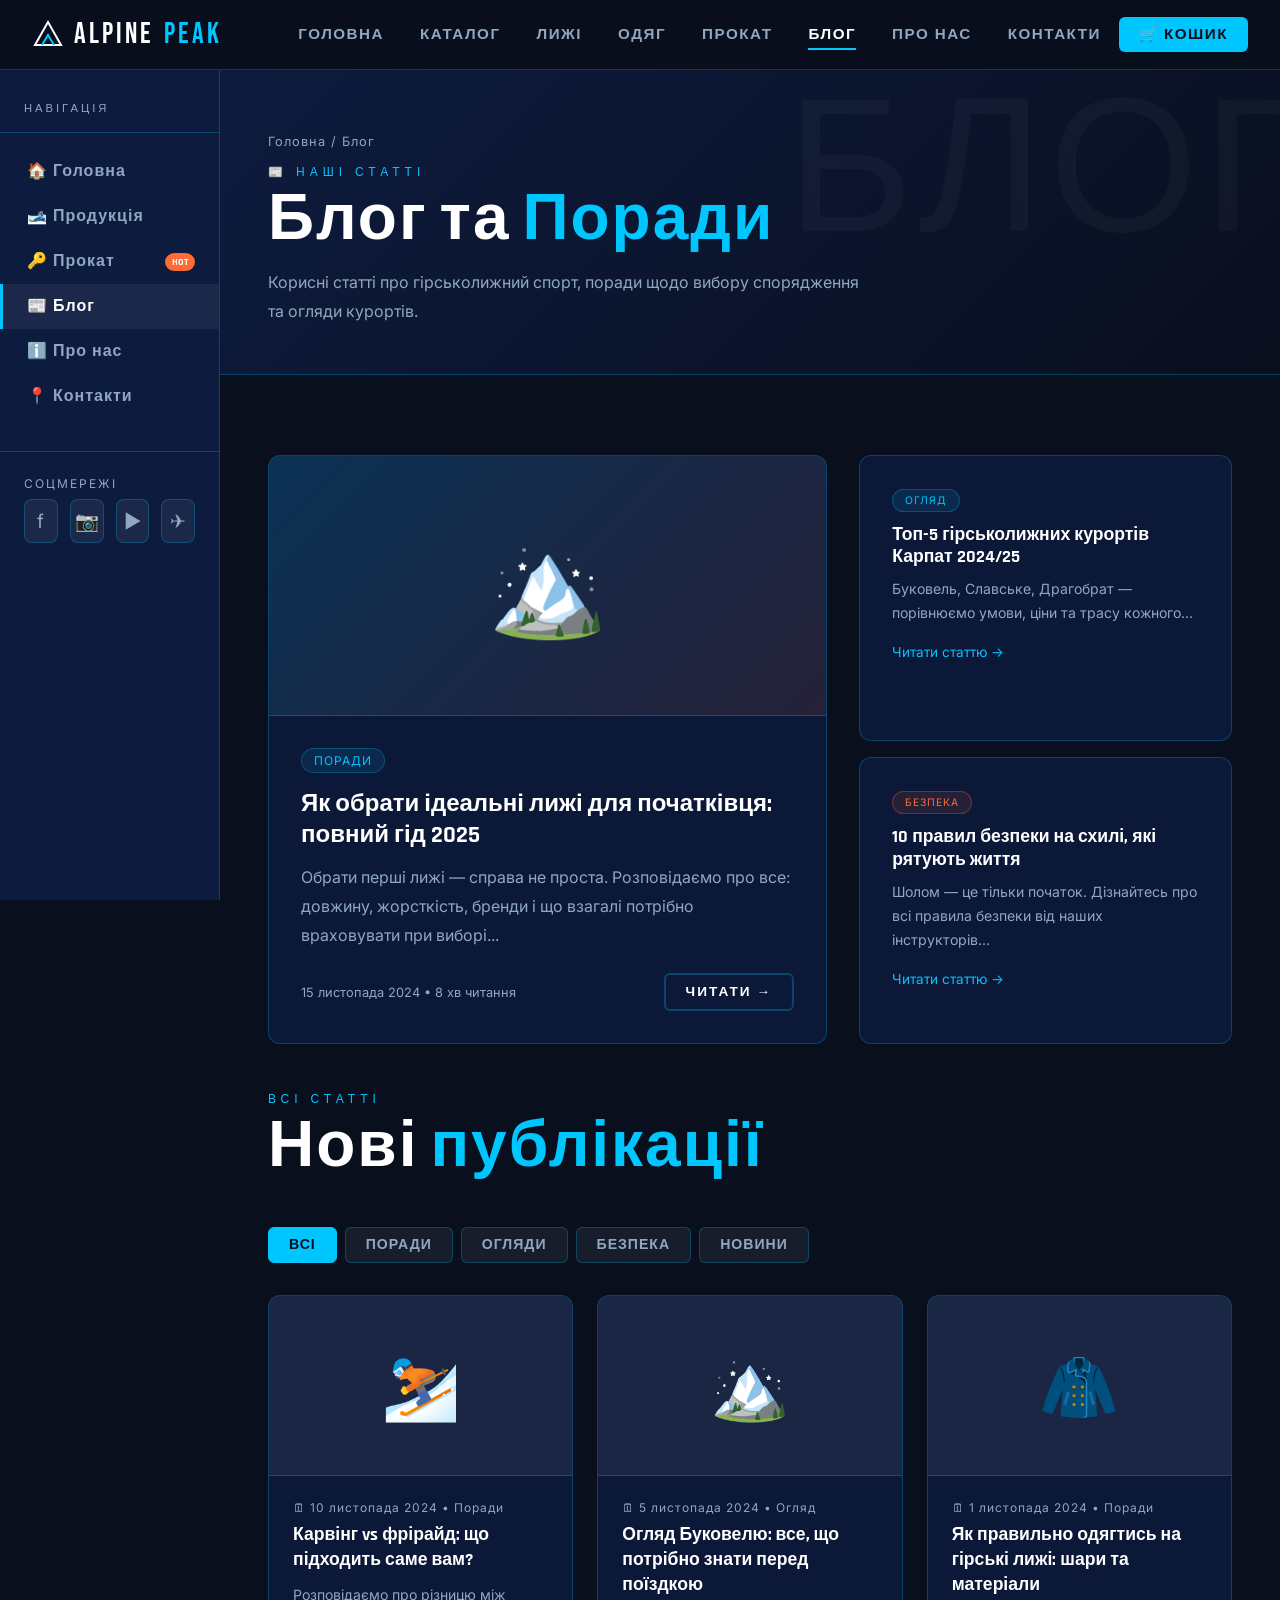
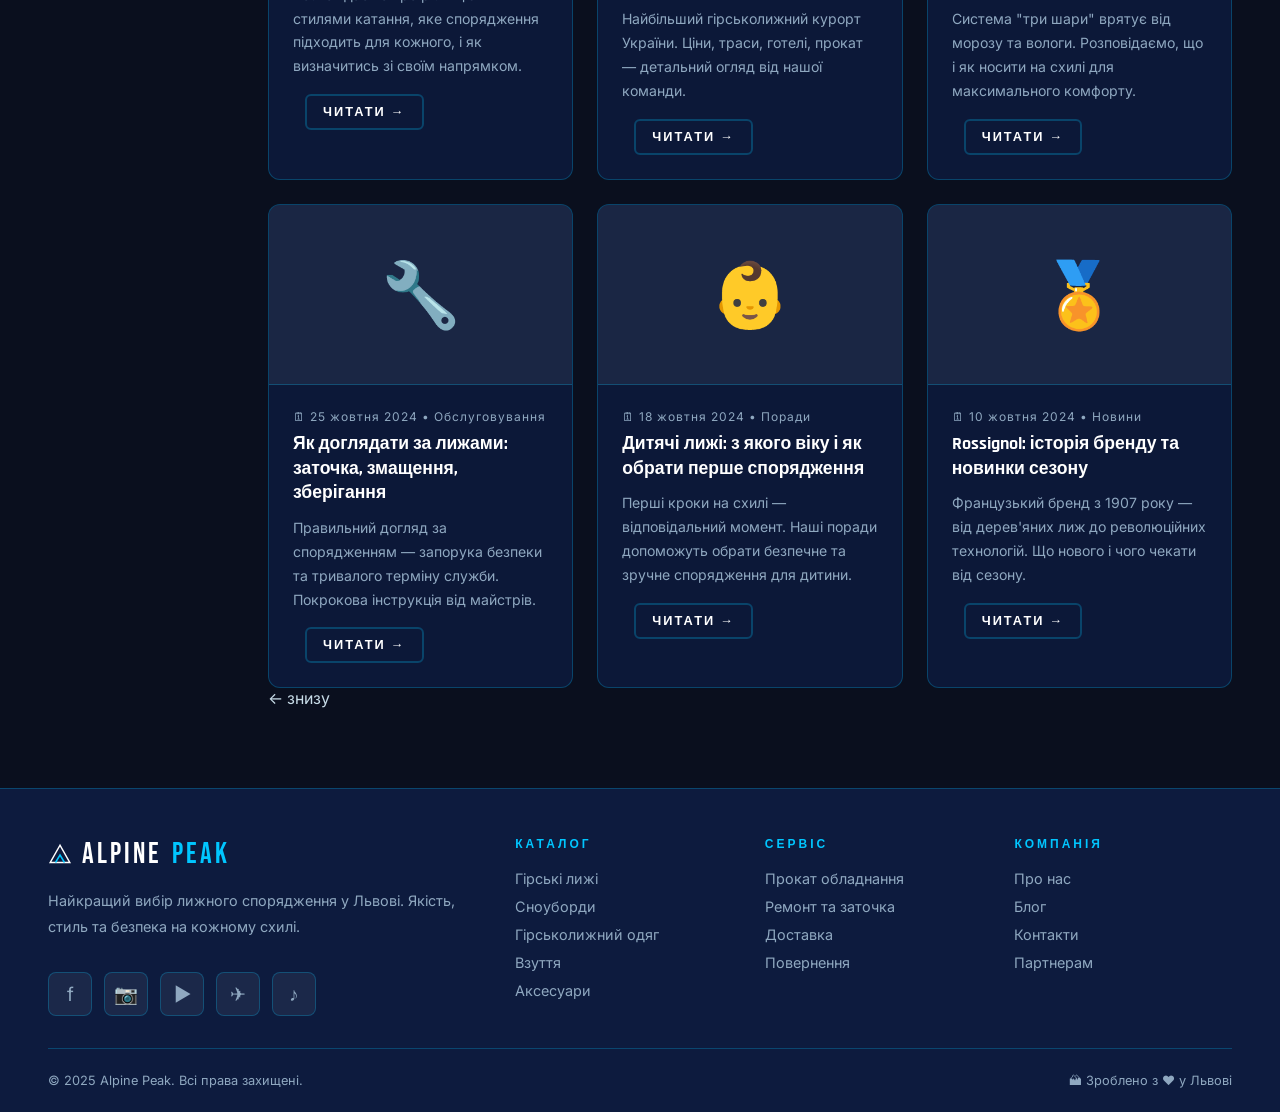
<file: blog.html>
<!DOCTYPE html>
<html lang="uk">
<head>
  <meta charset="UTF-8">
  <meta name="viewport" content="width=device-width, initial-scale=1.0">
  <title>Блог — Alpine Peak</title>
  <link rel="stylesheet" href="css/style.css">
</head>
<body>


<div class="page-wrapper">
  <div class="main-content">

    <div class="page-hero" data-bg-text="БЛОГ">
      <div class="breadcrumb"><a href="index.html">Головна</a> / Блог</div>
      <div class="section-eyebrow">📰 Наші статті</div>
      <h1 class="section-title">Блог та <em>Поради</em></h1>
      <p class="section-desc">Корисні статті про гірськолижний спорт, поради щодо вибору спорядження та огляди курортів.</p>
    </div>

    <section class="section">
      <!-- Featured Article -->
      <div style="display:grid;grid-template-columns:1.5fr 1fr;gap:2rem;margin-bottom:3rem" class="reveal">
        <div class="card" style="padding:0;overflow:hidden">
          <div style="height:260px;background:linear-gradient(135deg,rgba(0,198,255,0.15),rgba(255,107,53,0.1));display:flex;align-items:center;justify-content:center;font-size:6rem;border-bottom:1px solid var(--border)">🏔️</div>
          <div style="padding:2rem">
            <span class="tag">Поради</span>
            <h2 style="font-family:'Rajdhani',sans-serif;font-size:1.5rem;font-weight:700;color:var(--white);margin:1rem 0 0.75rem;line-height:1.3">Як обрати ідеальні лижі для початківця: повний гід 2025</h2>
            <p style="color:var(--silver);line-height:1.8;margin-bottom:1.5rem">Обрати перші лижі — справа не проста. Розповідаємо про все: довжину, жорсткість, бренди і що взагалі потрібно враховувати при виборі...</p>
            <div style="display:flex;align-items:center;justify-content:space-between">
              <span style="font-size:0.8rem;color:var(--silver)">15 листопада 2024 • 8 хв читання</span>
              <a href="https://uk.wikipedia.org/wiki/Гірськолижний_спорт" target="_blank" rel="noopener" class="btn btn-outline" style="padding:8px 20px;font-size:0.85rem">Читати →</a>
            </div>
          </div>
        </div>
        <div style="display:flex;flex-direction:column;gap:1rem">
          <div class="card" style="flex:1">
            <span class="tag" style="font-size:0.65rem">Огляд</span>
            <h3 style="font-family:'Rajdhani',sans-serif;font-size:1.1rem;font-weight:700;color:var(--white);margin:0.75rem 0 0.5rem;line-height:1.3">Топ-5 гірськолижних курортів Карпат 2024/25</h3>
            <p style="color:var(--silver);font-size:0.88rem;line-height:1.7;margin-bottom:1rem">Буковель, Славське, Драгобрат — порівнюємо умови, ціни та трасу кожного...</p>
            <a href="https://uk.wikipedia.org/wiki/Буковель" target="_blank" rel="noopener" style="color:var(--accent);font-size:0.85rem">Читати статтю →</a>
          </div>
          <div class="card" style="flex:1">
            <span class="tag" style="font-size:0.65rem;background:rgba(255,107,53,0.1);border-color:rgba(255,107,53,0.3);color:var(--accent2)">Безпека</span>
            <h3 style="font-family:'Rajdhani',sans-serif;font-size:1.1rem;font-weight:700;color:var(--white);margin:0.75rem 0 0.5rem;line-height:1.3">10 правил безпеки на схилі, які рятують життя</h3>
            <p style="color:var(--silver);font-size:0.88rem;line-height:1.7;margin-bottom:1rem">Шолом — це тільки початок. Дізнайтесь про всі правила безпеки від наших інструкторів...</p>
            <a href="https://uk.wikipedia.org/wiki/Безпека_у_гірськолижному_спорті" target="_blank" rel="noopener" style="color:var(--accent);font-size:0.85rem">Читати статтю →</a>
          </div>
        </div>
      </div>

      <!-- Blog Grid -->
      <div class="section-header reveal">
        <div class="section-eyebrow">Всі статті</div>
        <h2 class="section-title">Нові <em>публікації</em></h2>
      </div>
      <div class="filter-tabs">
        <button class="filter-tab active">Всі</button>
        <button class="filter-tab">Поради</button>
        <button class="filter-tab">Огляди</button>
        <button class="filter-tab">Безпека</button>
        <button class="filter-tab">Новини</button>
      </div>

      <div class="blog-grid">
        <div class="blog-card reveal">
          <div class="blog-img">⛷️</div>
          <div class="blog-body">
            <div class="blog-meta">🗓 10 листопада 2024 • Поради</div>
            <div class="blog-title">Карвінг vs фрірайд: що підходить саме вам?</div>
            <div class="blog-excerpt">Розповідаємо про різницю між стилями катання, яке спорядження підходить для кожного, і як визначитись зі своїм напрямком.</div>
            <a href="https://uk.wikipedia.org/wiki/Гірськолижний_спорт" target="_blank" rel="noopener" class="btn btn-outline" style="padding:8px 16px;font-size:0.8rem">Читати →</a>
          </div>
        </div>

        <div class="blog-card reveal">
          <div class="blog-img">🏔️</div>
          <div class="blog-body">
            <div class="blog-meta">🗓 5 листопада 2024 • Огляд</div>
            <div class="blog-title">Огляд Буковелю: все, що потрібно знати перед поїздкою</div>
            <div class="blog-excerpt">Найбільший гірськолижний курорт України. Ціни, траси, готелі, прокат — детальний огляд від нашої команди.</div>
            <a href="https://uk.wikipedia.org/wiki/Буковель" target="_blank" rel="noopener" class="btn btn-outline" style="padding:8px 16px;font-size:0.8rem">Читати →</a>
          </div>
        </div>

        <div class="blog-card reveal">
          <div class="blog-img">🧥</div>
          <div class="blog-body">
            <div class="blog-meta">🗓 1 листопада 2024 • Поради</div>
            <div class="blog-title">Як правильно одягтись на гірські лижі: шари та матеріали</div>
            <div class="blog-excerpt">Система "три шари" врятує від морозу та вологи. Розповідаємо, що і як носити на схилі для максимального комфорту.</div>
            <a href="https://uk.wikipedia.org/wiki/Гірськолижне_спорядження" target="_blank" rel="noopener" class="btn btn-outline" style="padding:8px 16px;font-size:0.8rem">Читати →</a>
          </div>
        </div>

        <div class="blog-card reveal">
          <div class="blog-img">🔧</div>
          <div class="blog-body">
            <div class="blog-meta">🗓 25 жовтня 2024 • Обслуговування</div>
            <div class="blog-title">Як доглядати за лижами: заточка, змащення, зберігання</div>
            <div class="blog-excerpt">Правильний догляд за спорядженням — запорука безпеки та тривалого терміну служби. Покрокова інструкція від майстрів.</div>
            <a href="https://uk.wikipedia.org/wiki/Лижі" target="_blank" rel="noopener" class="btn btn-outline" style="padding:8px 16px;font-size:0.8rem">Читати →</a>
          </div>
        </div>

        <div class="blog-card reveal">
          <div class="blog-img">👶</div>
          <div class="blog-body">
            <div class="blog-meta">🗓 18 жовтня 2024 • Поради</div>
            <div class="blog-title">Дитячі лижі: з якого віку і як обрати перше спорядження</div>
            <div class="blog-excerpt">Перші кроки на схилі — відповідальний момент. Наші поради допоможуть обрати безпечне та зручне спорядження для дитини.</div>
            <a href="https://uk.wikipedia.org/wiki/Гірськолижний_спорт#Діти_у_гірськолижному_спорті" target="_blank" rel="noopener" class="btn btn-outline" style="padding:8px 16px;font-size:0.8rem">Читати →</a>
          </div>
        </div>

        <div class="blog-card reveal">
          <div class="blog-img">🏅</div>
          <div class="blog-body">
            <div class="blog-meta">🗓 10 жовтня 2024 • Новини</div>
            <div class="blog-title">Rossignol: історія бренду та новинки сезону</div>
            <div class="blog-excerpt">Французький бренд з 1907 року — від дерев'яних лиж до революційних технологій. Що нового і чого чекати від сезону.</div>
            <a href="https://uk.wikipedia.org/wiki/Rossignol" target="_blank" rel="noopener" class="btn btn-outline" style="padding:8px 16px;font-size:0.8rem">Читати →</a>
          </div>
        </div>
      </div>


     

<script src="js/nav-template.js"></script>  ← знизу
<script src="js/images.js"></script>
<script src="js/main.js"></script>
</body>
</html>
</file>
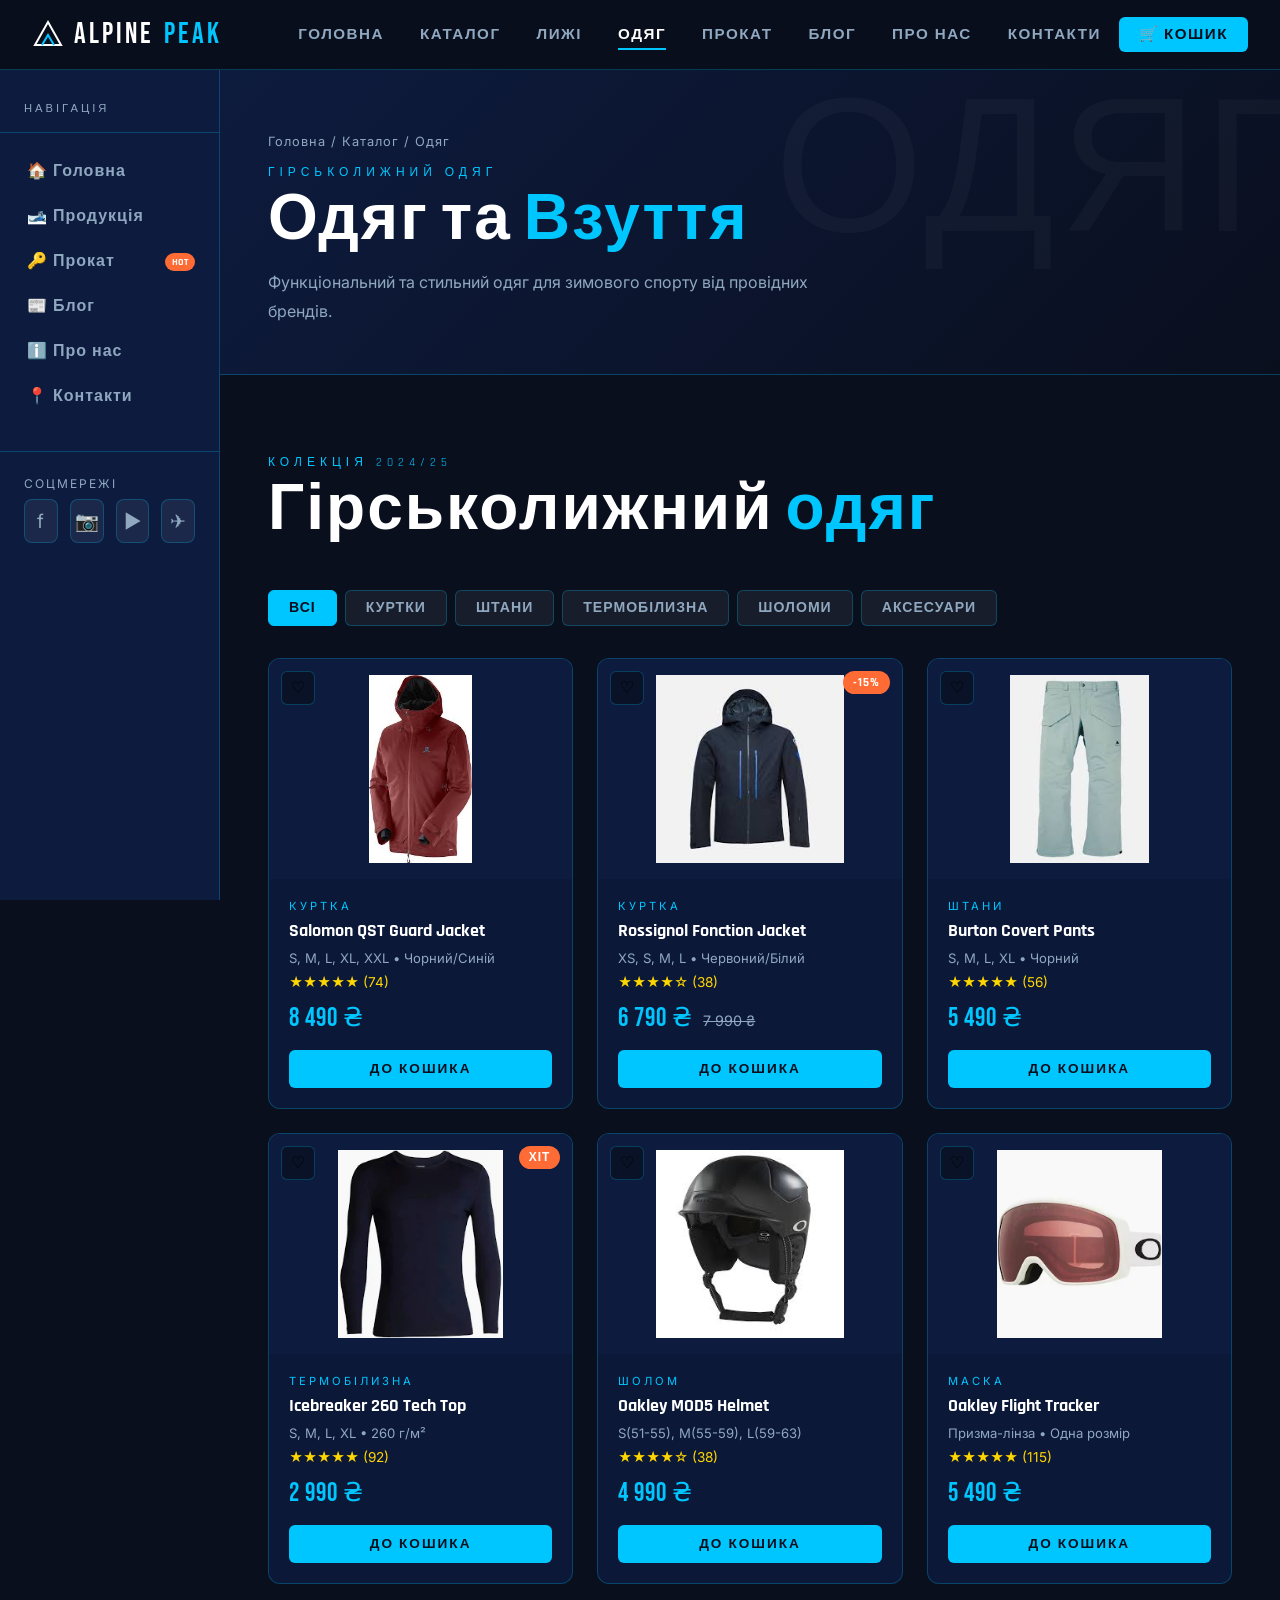
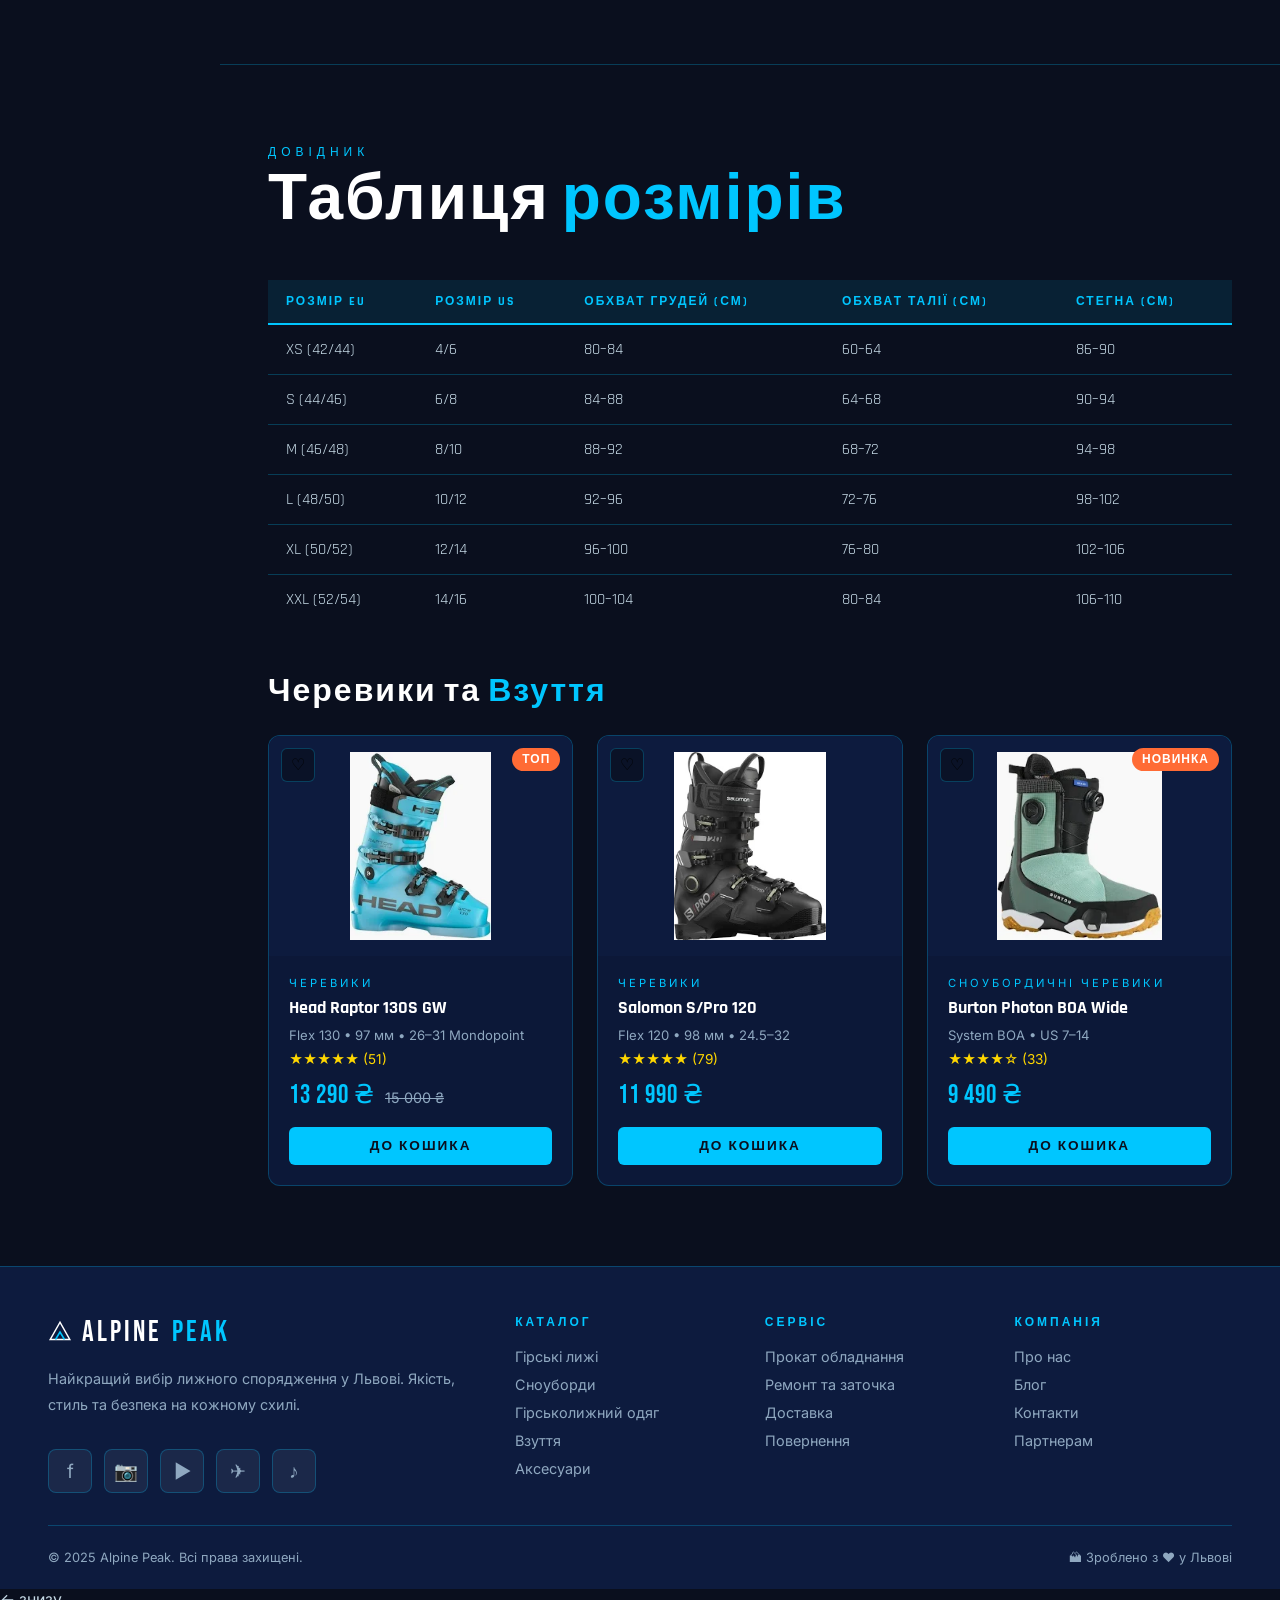
<file: clothes.html>
<!DOCTYPE html>
<html lang="uk">
<head>
  <meta charset="UTF-8">
  <meta name="viewport" content="width=device-width, initial-scale=1.0">
  <title>Одяг та взуття — Alpine Peak</title>
  <link rel="stylesheet" href="css/style.css">
</head>
<body>


<div class="page-wrapper">
  <div class="main-content">

    <div class="page-hero" data-bg-text="ОДЯГ">
      <div class="breadcrumb"><a href="index.html">Головна</a> / <a href="catalog.html">Каталог</a> / Одяг</div>
      <div class="section-eyebrow">Гірськолижний одяг</div>
      <h1 class="section-title">Одяг та <em>Взуття</em></h1>
      <p class="section-desc">Функціональний та стильний одяг для зимового спорту від провідних брендів.</p>
    </div>

    <!-- Clothes -->
    <section class="section">
      <div class="section-header reveal">
        <div class="section-eyebrow">Колекція 2024/25</div>
        <h2 class="section-title">Гірськолижний <em>одяг</em></h2>
      </div>

      <div class="filter-tabs">
        <button class="filter-tab active" data-filter="all">Всі</button>
        <button class="filter-tab" data-filter="jacket">Куртки</button>
        <button class="filter-tab" data-filter="pants">Штани</button>
        <button class="filter-tab" data-filter="thermals">Термобілизна</button>
        <button class="filter-tab" data-filter="helmets">Шоломи</button>
        <button class="filter-tab" data-filter="accessories">Аксесуари</button>
      </div>

      <div class="products-grid">
        <div class="product-card reveal" data-category="jacket">
          <div class="product-img">🧥<button class="wishlist-btn" data-name="Salomon QST Guard Jacket">♡</button></div>
          <div class="product-info">
            <div class="product-category">Куртка</div>
            <div class="product-name">Salomon QST Guard Jacket</div>
            <div style="font-size:0.82rem;color:var(--silver);margin-bottom:8px">S, M, L, XL, XXL • Чорний/Синій</div>
            <div class="product-rating">★★★★★ (74)</div>
            <div class="product-price"><span class="price-new">8 490 ₴</span></div>
            <button class="btn btn-primary" onclick="addToCart('Salomon QST Guard Jacket',8490,'🧥')">До кошика</button>
          </div>
        </div>
        <div class="product-card reveal" data-category="jacket">
          <div class="product-img">🧥<span class="product-badge">-15%</span><button class="wishlist-btn" data-name="Rossignol Fonction Jacket">♡</button></div>
          <div class="product-info">
            <div class="product-category">Куртка</div>
            <div class="product-name">Rossignol Fonction Jacket</div>
            <div style="font-size:0.82rem;color:var(--silver);margin-bottom:8px">XS, S, M, L • Червоний/Білий</div>
            <div class="product-rating">★★★★☆ (38)</div>
            <div class="product-price"><span class="price-new">6 790 ₴</span><span class="price-old">7 990 ₴</span></div>
            <button class="btn btn-primary" onclick="addToCart('Rossignol Fonction Jacket',6790,'🧥')">До кошика</button>
          </div>
        </div>
        <div class="product-card reveal" data-category="pants">
          <div class="product-img">👖<button class="wishlist-btn" data-name="Burton Covert Pants">♡</button></div>
          <div class="product-info">
            <div class="product-category">Штани</div>
            <div class="product-name">Burton Covert Pants</div>
            <div style="font-size:0.82rem;color:var(--silver);margin-bottom:8px">S, M, L, XL • Чорний</div>
            <div class="product-rating">★★★★★ (56)</div>
            <div class="product-price"><span class="price-new">5 490 ₴</span></div>
            <button class="btn btn-primary" onclick="addToCart('Burton Covert Pants',5490,'👖')">До кошика</button>
          </div>
        </div>
        <div class="product-card reveal" data-category="thermals">
          <div class="product-img">🩱<span class="product-badge">Хіт</span><button class="wishlist-btn" data-name="Icebreaker 260 Tech Top">♡</button></div>
          <div class="product-info">
            <div class="product-category">Термобілизна</div>
            <div class="product-name">Icebreaker 260 Tech Top</div>
            <div style="font-size:0.82rem;color:var(--silver);margin-bottom:8px">S, M, L, XL • 260 г/м²</div>
            <div class="product-rating">★★★★★ (92)</div>
            <div class="product-price"><span class="price-new">2 990 ₴</span></div>
            <button class="btn btn-primary" onclick="addToCart('Icebreaker 260 Tech Top',2990,'🩱')">До кошика</button>
          </div>
        </div>
        <div class="product-card reveal" data-category="helmets">
          <div class="product-img">⛑️<button class="wishlist-btn" data-name="Oakley MOD5 Helmet">♡</button></div>
          <div class="product-info">
            <div class="product-category">Шолом</div>
            <div class="product-name">Oakley MOD5 Helmet</div>
            <div style="font-size:0.82rem;color:var(--silver);margin-bottom:8px">S(51-55), M(55-59), L(59-63)</div>
            <div class="product-rating">★★★★☆ (38)</div>
            <div class="product-price"><span class="price-new">4 990 ₴</span></div>
            <button class="btn btn-primary" onclick="addToCart('Oakley MOD5 Helmet',4990,'⛑️')">До кошика</button>
          </div>
        </div>
        <div class="product-card reveal" data-category="accessories">
          <div class="product-img">🕶️<button class="wishlist-btn" data-name="Oakley Flight Tracker">♡</button></div>
          <div class="product-info">
            <div class="product-category">Маска</div>
            <div class="product-name">Oakley Flight Tracker</div>
            <div style="font-size:0.82rem;color:var(--silver);margin-bottom:8px">Призма-лінза • Одна розмір</div>
            <div class="product-rating">★★★★★ (115)</div>
            <div class="product-price"><span class="price-new">5 490 ₴</span></div>
            <button class="btn btn-primary" onclick="addToCart('Oakley Flight Tracker',5490,'🕶️')">До кошика</button>
          </div>
        </div>
      </div>
    </section>

    <!-- Size Guide Table -->
    <section class="section" style="border-top:1px solid var(--border)">
      <div class="section-header reveal">
        <div class="section-eyebrow">Довідник</div>
        <h2 class="section-title">Таблиця <em>розмірів</em></h2>
      </div>
      <div style="overflow-x:auto" class="reveal">
        <table class="data-table">
          <thead>
            <tr><th>Розмір EU</th><th>Розмір US</th><th>Обхват грудей (см)</th><th>Обхват талії (см)</th><th>Стегна (см)</th></tr>
          </thead>
          <tbody>
            <tr><td>XS (42/44)</td><td>4/6</td><td>80–84</td><td>60–64</td><td>86–90</td></tr>
            <tr><td>S (44/46)</td><td>6/8</td><td>84–88</td><td>64–68</td><td>90–94</td></tr>
            <tr><td>M (46/48)</td><td>8/10</td><td>88–92</td><td>68–72</td><td>94–98</td></tr>
            <tr><td>L (48/50)</td><td>10/12</td><td>92–96</td><td>72–76</td><td>98–102</td></tr>
            <tr><td>XL (50/52)</td><td>12/14</td><td>96–100</td><td>76–80</td><td>102–106</td></tr>
            <tr><td>XXL (52/54)</td><td>14/16</td><td>100–104</td><td>80–84</td><td>106–110</td></tr>
          </tbody>
        </table>
      </div>

      <!-- Boots Section -->
      <div style="margin-top:3rem" class="reveal">
        <h3 style="font-family:'Bebas Neue',sans-serif;font-size:2rem;color:var(--white);letter-spacing:2px;margin-bottom:1.5rem">Черевики та <span style="color:var(--accent)">Взуття</span></h3>
        <div class="products-grid">
          <div class="product-card" data-category="boots">
            <div class="product-img">👟<span class="product-badge">Топ</span><button class="wishlist-btn" data-name="Head Raptor 130S GW">♡</button></div>
            <div class="product-info">
              <div class="product-category">Черевики</div>
              <div class="product-name">Head Raptor 130S GW</div>
              <div style="font-size:0.82rem;color:var(--silver);margin-bottom:8px">Flex 130 • 97 мм • 26–31 Mondopoint</div>
              <div class="product-rating">★★★★★ (51)</div>
              <div class="product-price"><span class="price-new">13 290 ₴</span><span class="price-old">15 000 ₴</span></div>
              <button class="btn btn-primary" onclick="addToCart('Head Raptor 130S GW',13290,'👟')">До кошика</button>
            </div>
          </div>
          <div class="product-card" data-category="boots">
            <div class="product-img">👟<button class="wishlist-btn" data-name="Salomon S/Pro 120">♡</button></div>
            <div class="product-info">
              <div class="product-category">Черевики</div>
              <div class="product-name">Salomon S/Pro 120</div>
              <div style="font-size:0.82rem;color:var(--silver);margin-bottom:8px">Flex 120 • 98 мм • 24.5–32</div>
              <div class="product-rating">★★★★★ (79)</div>
              <div class="product-price"><span class="price-new">11 990 ₴</span></div>
              <button class="btn btn-primary" onclick="addToCart('Salomon S/Pro 120',11990,'👟')">До кошика</button>
            </div>
          </div>
          <div class="product-card" data-category="boots">
            <div class="product-img">👟<span class="product-badge">Новинка</span><button class="wishlist-btn" data-name="Burton Photon BOA Wide">♡</button></div>
            <div class="product-info">
              <div class="product-category">Сноубордичні черевики</div>
              <div class="product-name">Burton Photon BOA Wide</div>
              <div style="font-size:0.82rem;color:var(--silver);margin-bottom:8px">System BOA • US 7–14</div>
              <div class="product-rating">★★★★☆ (33)</div>
              <div class="product-price"><span class="price-new">9 490 ₴</span></div>
              <button class="btn btn-primary" onclick="addToCart('Burton Photon BOA Wide',9490,'👟')">До кошика</button>
            </div>
          </div>
        </div>
      </div>
    </section>

  </div>
</div>

<script src="js/nav-template.js"></script>  ← знизу
<script src="js/images.js"></script>
<script src="js/main.js"></script>
</body>
</html>
</file>
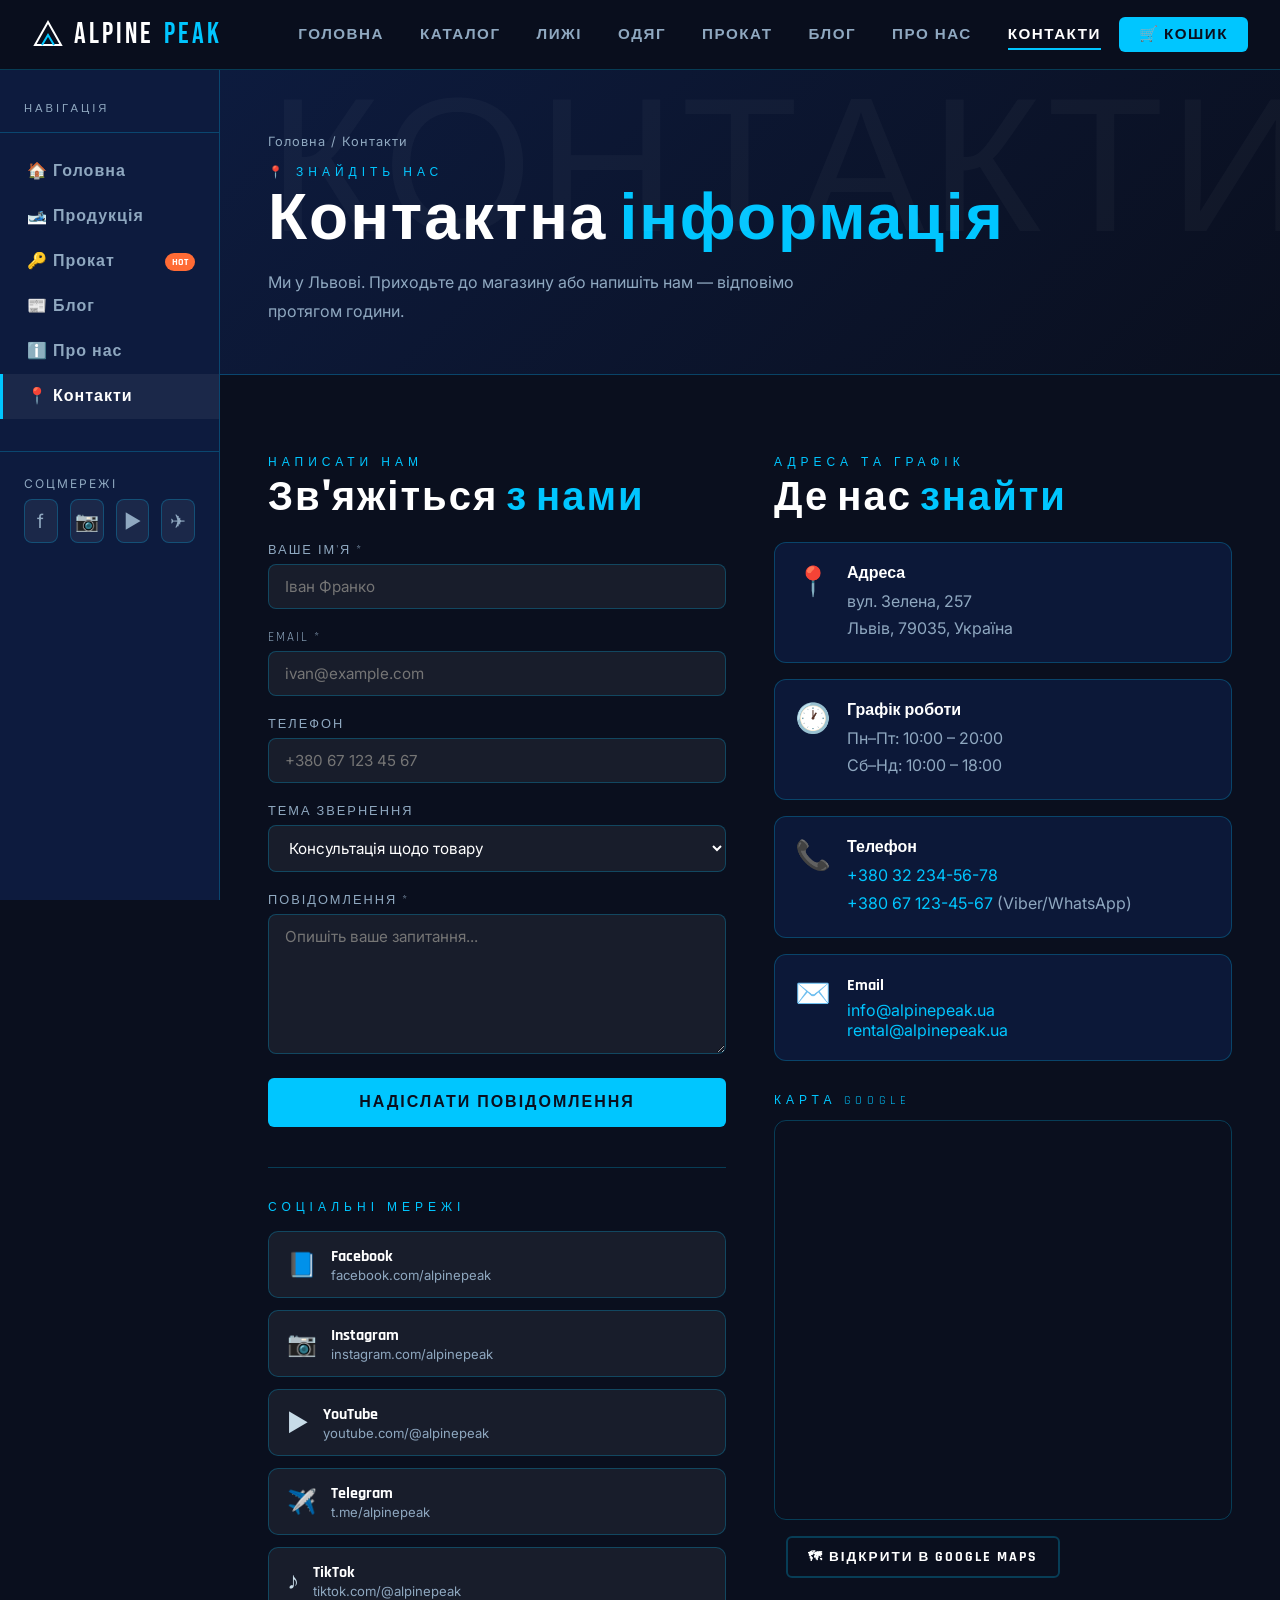
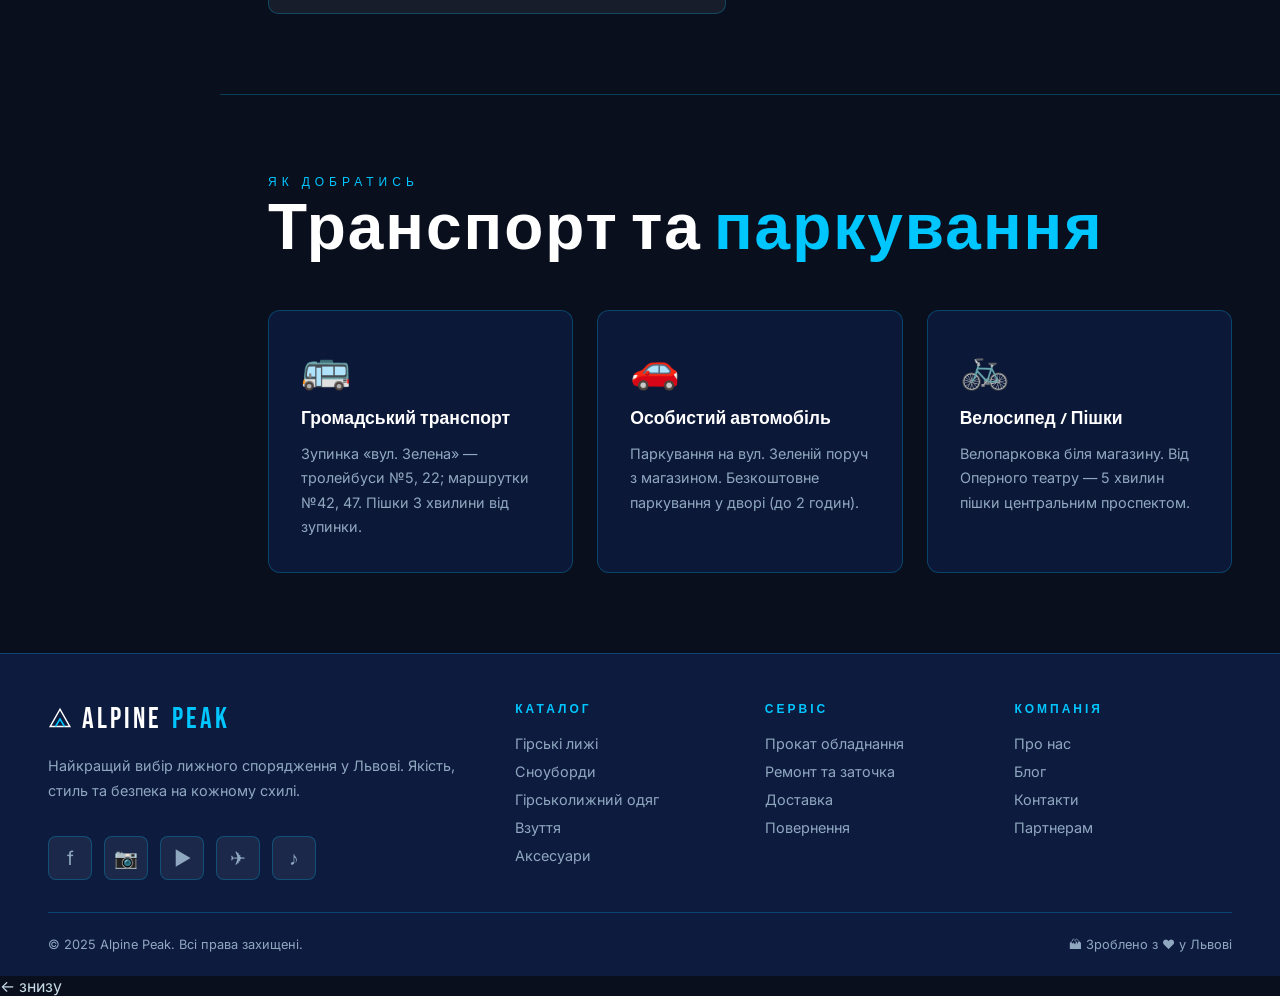
<file: contact.html>
<!DOCTYPE html>
<html lang="uk">
<head>
  <meta charset="UTF-8">
  <meta name="viewport" content="width=device-width, initial-scale=1.0">
  <title>Контакти — Alpine Peak</title>
  <link rel="stylesheet" href="css/style.css">
</head>
<body>


<div class="page-wrapper">
  <div class="main-content">

    <div class="page-hero" data-bg-text="КОНТАКТИ">
      <div class="breadcrumb"><a href="index.html">Головна</a> / Контакти</div>
      <div class="section-eyebrow">📍 Знайдіть нас</div>
      <h1 class="section-title">Контактна <em>інформація</em></h1>
      <p class="section-desc">Ми у Львові. Приходьте до магазину або напишіть нам — відповімо протягом години.</p>
    </div>

    <section class="section">
      <div class="contact-grid">

        <!-- Contact Form -->
        <div class="reveal">
          <div class="section-eyebrow">Написати нам</div>
          <h2 class="section-title" style="font-size:2.5rem;margin-bottom:1.5rem">Зв'яжіться <em>з нами</em></h2>
          <form class="validate" onsubmit="return false">
            <div class="form-group">
              <label>Ваше ім'я *</label>
              <input type="text" class="form-control" placeholder="Іван Франко" required>
            </div>
            <div class="form-group">
              <label>Email *</label>
              <input type="email" class="form-control" placeholder="ivan@example.com" required>
            </div>
            <div class="form-group">
              <label>Телефон</label>
              <input type="tel" class="form-control" placeholder="+380 67 123 45 67">
            </div>
            <div class="form-group">
              <label>Тема звернення</label>
              <select class="form-control">
                <option>Консультація щодо товару</option>
                <option>Прокат спорядження</option>
                <option>Ремонт та обслуговування</option>
                <option>Замовлення та доставка</option>
                <option>Повернення товару</option>
                <option>Співпраця</option>
                <option>Інше</option>
              </select>
            </div>
            <div class="form-group">
              <label>Повідомлення *</label>
              <textarea class="form-control" placeholder="Опишіть ваше запитання..." required></textarea>
            </div>
            <button type="submit" class="btn btn-primary" style="width:100%;justify-content:center">
              Надіслати повідомлення
            </button>
          </form>

          <!-- Social Media -->
          <div style="margin-top:2.5rem;padding-top:2rem;border-top:1px solid var(--border)">
            <div class="section-eyebrow" style="margin-bottom:1rem">Соціальні мережі</div>
            <div style="display:flex;flex-direction:column;gap:12px">
              <a href="https://facebook.com/alpinepeak" target="_blank"
                 style="display:flex;align-items:center;gap:14px;padding:14px 18px;background:var(--glass);border:1px solid var(--border);border-radius:10px;color:var(--text);text-decoration:none;transition:all 0.3s"
                 onmouseover="this.style.borderColor='#1877F2';this.style.background='rgba(24,119,242,0.1)'"
                 onmouseout="this.style.borderColor='var(--border)';this.style.background='var(--glass)'">
                <span style="font-size:1.5rem">📘</span>
                <div>
                  <div style="font-family:'Rajdhani',sans-serif;font-weight:700;color:var(--white)">Facebook</div>
                  <div style="font-size:0.82rem;color:var(--silver)">facebook.com/alpinepeak</div>
                </div>
              </a>
              <a href="https://instagram.com/alpinepeak" target="_blank"
                 style="display:flex;align-items:center;gap:14px;padding:14px 18px;background:var(--glass);border:1px solid var(--border);border-radius:10px;color:var(--text);text-decoration:none;transition:all 0.3s"
                 onmouseover="this.style.borderColor='#E1306C';this.style.background='rgba(225,48,108,0.1)'"
                 onmouseout="this.style.borderColor='var(--border)';this.style.background='var(--glass)'">
                <span style="font-size:1.5rem">📷</span>
                <div>
                  <div style="font-family:'Rajdhani',sans-serif;font-weight:700;color:var(--white)">Instagram</div>
                  <div style="font-size:0.82rem;color:var(--silver)">instagram.com/alpinepeak</div>
                </div>
              </a>
              <a href="https://youtube.com/@alpinepeak" target="_blank"
                 style="display:flex;align-items:center;gap:14px;padding:14px 18px;background:var(--glass);border:1px solid var(--border);border-radius:10px;color:var(--text);text-decoration:none;transition:all 0.3s"
                 onmouseover="this.style.borderColor='#FF0000';this.style.background='rgba(255,0,0,0.1)'"
                 onmouseout="this.style.borderColor='var(--border)';this.style.background='var(--glass)'">
                <span style="font-size:1.5rem">▶️</span>
                <div>
                  <div style="font-family:'Rajdhani',sans-serif;font-weight:700;color:var(--white)">YouTube</div>
                  <div style="font-size:0.82rem;color:var(--silver)">youtube.com/@alpinepeak</div>
                </div>
              </a>
              <a href="https://t.me/alpinepeak" target="_blank"
                 style="display:flex;align-items:center;gap:14px;padding:14px 18px;background:var(--glass);border:1px solid var(--border);border-radius:10px;color:var(--text);text-decoration:none;transition:all 0.3s"
                 onmouseover="this.style.borderColor='#29B6F6';this.style.background='rgba(41,182,246,0.1)'"
                 onmouseout="this.style.borderColor='var(--border)';this.style.background='var(--glass)'">
                <span style="font-size:1.5rem">✈️</span>
                <div>
                  <div style="font-family:'Rajdhani',sans-serif;font-weight:700;color:var(--white)">Telegram</div>
                  <div style="font-size:0.82rem;color:var(--silver)">t.me/alpinepeak</div>
                </div>
              </a>
              <a href="https://tiktok.com/@alpinepeak" target="_blank"
                 style="display:flex;align-items:center;gap:14px;padding:14px 18px;background:var(--glass);border:1px solid var(--border);border-radius:10px;color:var(--text);text-decoration:none;transition:all 0.3s"
                 onmouseover="this.style.borderColor='#69C9D0';this.style.background='rgba(105,201,208,0.1)'"
                 onmouseout="this.style.borderColor='var(--border)';this.style.background='var(--glass)'">
                <span style="font-size:1.5rem">♪</span>
                <div>
                  <div style="font-family:'Rajdhani',sans-serif;font-weight:700;color:var(--white)">TikTok</div>
                  <div style="font-size:0.82rem;color:var(--silver)">tiktok.com/@alpinepeak</div>
                </div>
              </a>
            </div>
          </div>
        </div>

        <!-- Info + Map -->
        <div class="reveal">
          <div class="section-eyebrow">Адреса та графік</div>
          <h2 class="section-title" style="font-size:2.5rem;margin-bottom:1.5rem">Де нас <em>знайти</em></h2>

          <!-- Info Cards -->
          <div style="display:flex;flex-direction:column;gap:1rem;margin-bottom:2rem">
            <div class="card" style="padding:1.25rem;display:flex;align-items:flex-start;gap:1rem">
              <span style="font-size:1.8rem;flex-shrink:0">📍</span>
              <div>
                <div style="font-family:'Rajdhani',sans-serif;font-weight:700;color:var(--white);margin-bottom:4px">Адреса</div>
                <div style="color:var(--silver);line-height:1.7">вул. Зелена, 257<br>Львів, 79035, Україна</div>
              </div>
            </div>
            <div class="card" style="padding:1.25rem;display:flex;align-items:flex-start;gap:1rem">
              <span style="font-size:1.8rem;flex-shrink:0">🕐</span>
              <div>
                <div style="font-family:'Rajdhani',sans-serif;font-weight:700;color:var(--white);margin-bottom:4px">Графік роботи</div>
                <div style="color:var(--silver);line-height:1.7">
                  Пн–Пт: 10:00 – 20:00<br>
                  Сб–Нд: 10:00 – 18:00
                </div>
              </div>
            </div>
            <div class="card" style="padding:1.25rem;display:flex;align-items:flex-start;gap:1rem">
              <span style="font-size:1.8rem;flex-shrink:0">📞</span>
              <div>
                <div style="font-family:'Rajdhani',sans-serif;font-weight:700;color:var(--white);margin-bottom:4px">Телефон</div>
                <div style="color:var(--silver);line-height:1.7">
                  <a href="tel:+380322345678" style="color:var(--accent)">+380 32 234-56-78</a><br>
                  <a href="tel:+380671234567" style="color:var(--accent)">+380 67 123-45-67</a> (Viber/WhatsApp)
                </div>
              </div>
            </div>
            <div class="card" style="padding:1.25rem;display:flex;align-items:flex-start;gap:1rem">
              <span style="font-size:1.8rem;flex-shrink:0">✉️</span>
              <div>
                <div style="font-family:'Rajdhani',sans-serif;font-weight:700;color:var(--white);margin-bottom:4px">Email</div>
                <div style="color:var(--silver)">
                  <a href="mailto:info@alpinepeak.ua" style="color:var(--accent)">info@alpinepeak.ua</a><br>
                  <a href="mailto:rental@alpinepeak.ua" style="color:var(--accent)">rental@alpinepeak.ua</a>
                </div>
              </div>
            </div>
          </div>

          <!-- Google Map -->
          <div class="section-eyebrow" style="margin-bottom:0.75rem">Карта Google</div>
          <div class="map-wrapper">
            <iframe
              src="https://www.google.com/maps/embed?pb=!1m18!1m12!1m3!1d2574.1!2d24.0052!3d49.8216!2m3!1f0!2f0!3f0!3m2!1i1024!2i768!4f13.1!3m3!1m2!1s0x473ae4b9b49c4f8d%3A0x1!2z0LLRg9C70LjRhtGPINCX0LXQu9C10L3QsCwgMjU3LCDQm9GM0LLRltCyLCDQm9GM0LLRltCy0YHRjNC60LAg0L7QsdC70LDRgdGC0YwsIDc5MDM1!5e0!3m2!1suk!2sua!4v1700000000000!5m2!1suk!2sua"
              allowfullscreen="" loading="lazy"
              referrerpolicy="no-referrer-when-downgrade">
            </iframe>
          </div>
          <div style="margin-top:1rem">
            <a href="https://maps.google.com/?q=Проспект+Свободи+28+Львів" target="_blank" class="btn btn-outline" style="font-size:0.85rem;padding:10px 20px">
              🗺 Відкрити в Google Maps
            </a>
          </div>
        </div>

      </div>
    </section>

    <!-- Transport -->
    <section class="section" style="border-top:1px solid var(--border)">
      <div class="section-header reveal">
        <div class="section-eyebrow">Як добратись</div>
        <h2 class="section-title">Транспорт та <em>паркування</em></h2>
      </div>
      <div style="display:grid;grid-template-columns:repeat(3,1fr);gap:1.5rem" class="reveal">
        <div class="card">
          <div style="font-size:2.5rem;margin-bottom:1rem">🚌</div>
          <h3 style="font-family:'Rajdhani',sans-serif;font-size:1.1rem;font-weight:700;color:var(--white);margin-bottom:0.75rem">Громадський транспорт</h3>
          <p style="color:var(--silver);line-height:1.7;font-size:0.9rem">Зупинка «вул. Зелена» — тролейбуси №5, 22; маршрутки №42, 47. Пішки 3 хвилини від зупинки.</p>
        </div>
        <div class="card">
          <div style="font-size:2.5rem;margin-bottom:1rem">🚗</div>
          <h3 style="font-family:'Rajdhani',sans-serif;font-size:1.1rem;font-weight:700;color:var(--white);margin-bottom:0.75rem">Особистий автомобіль</h3>
          <p style="color:var(--silver);line-height:1.7;font-size:0.9rem">Паркування на вул. Зеленій поруч з магазином. Безкоштовне паркування у дворі (до 2 годин).</p>
        </div>
        <div class="card">
          <div style="font-size:2.5rem;margin-bottom:1rem">🚲</div>
          <h3 style="font-family:'Rajdhani',sans-serif;font-size:1.1rem;font-weight:700;color:var(--white);margin-bottom:0.75rem">Велосипед / Пішки</h3>
          <p style="color:var(--silver);line-height:1.7;font-size:0.9rem">Велопарковка біля магазину. Від Оперного театру — 5 хвилин пішки центральним проспектом.</p>
        </div>
      </div>
    </section>

  </div>
</div>

<script src="js/nav-template.js"></script>  ← знизу
<script src="js/images.js"></script>
<script src="js/main.js"></script>
</body>
</html>
</file>
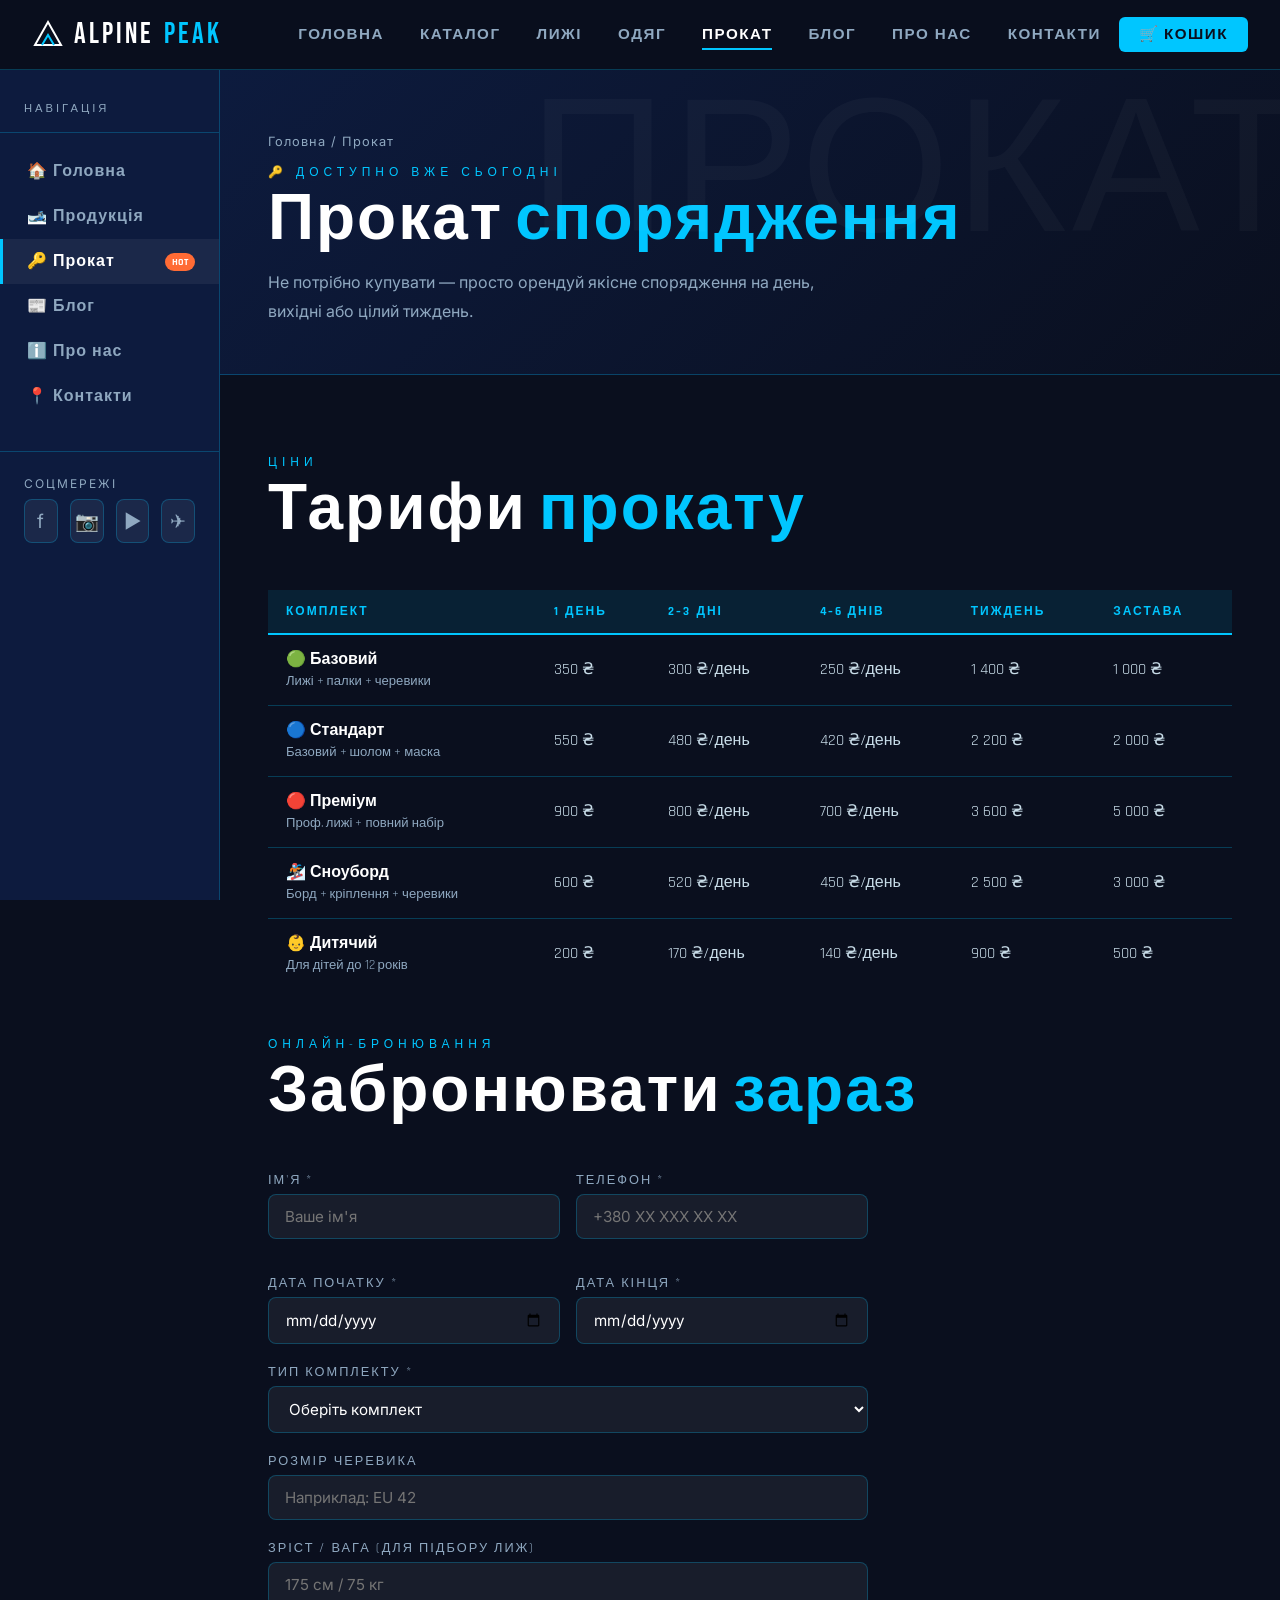
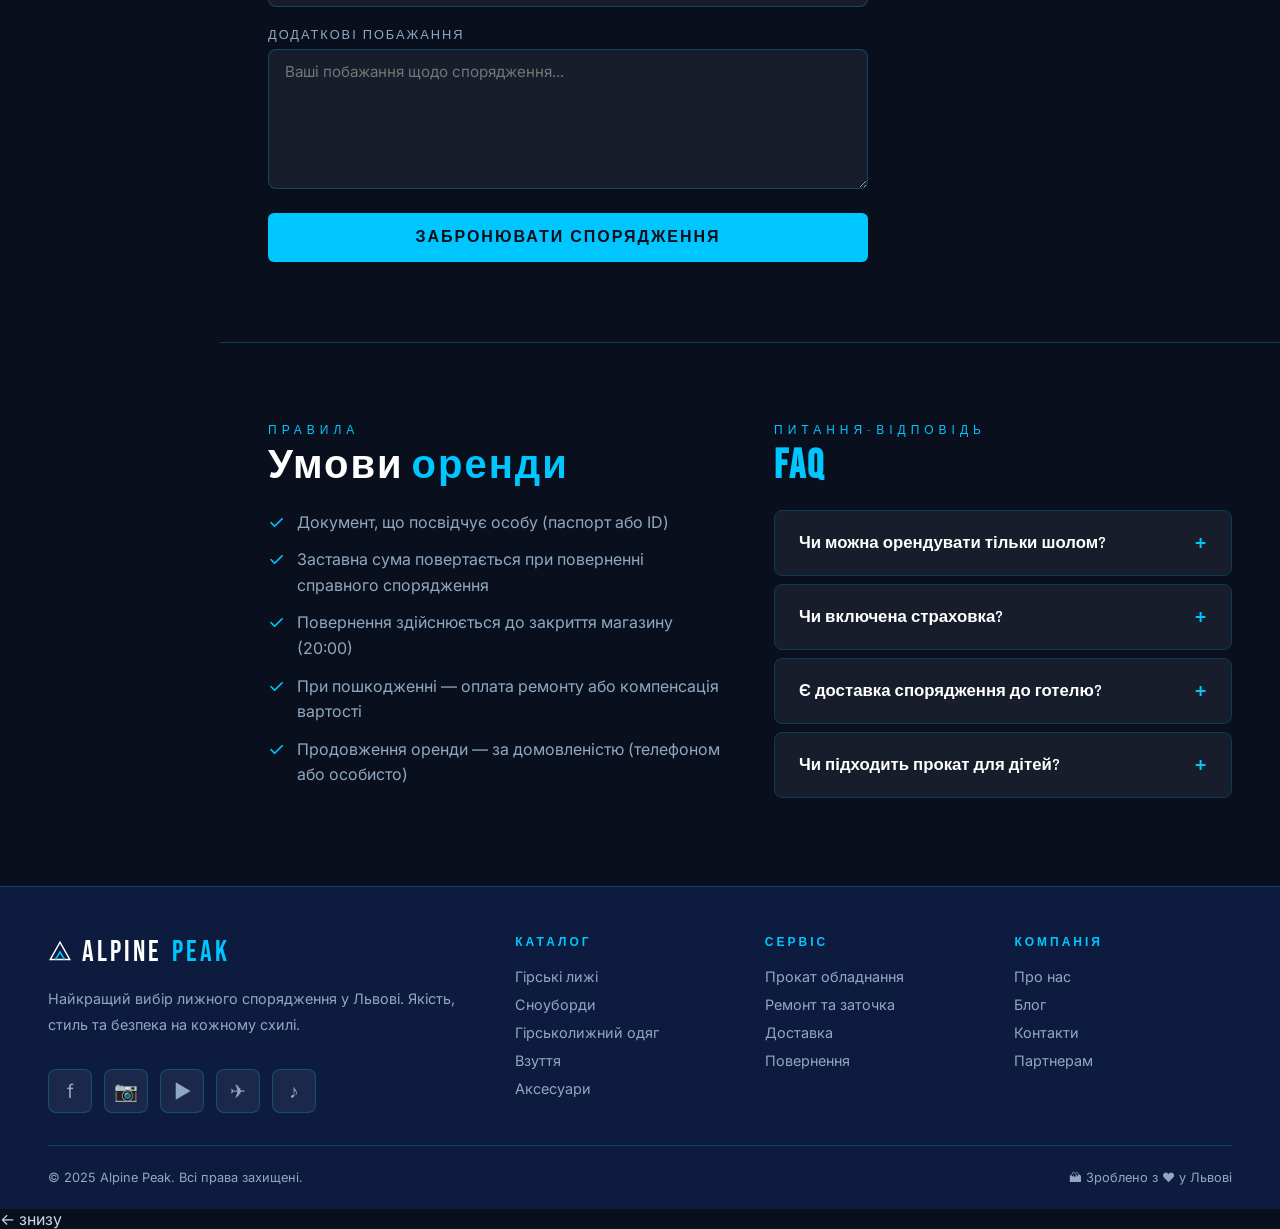
<file: rental.html>
<!DOCTYPE html>
<html lang="uk">
<head>
  <meta charset="UTF-8">
  <meta name="viewport" content="width=device-width, initial-scale=1.0">
  <title>Прокат спорядження — Alpine Peak</title>
  <link rel="stylesheet" href="css/style.css">
</head>
<body>


<div class="page-wrapper">
  <div class="main-content">

    <div class="page-hero" data-bg-text="ПРОКАТ">
      <div class="breadcrumb"><a href="index.html">Головна</a> / Прокат</div>
      <div class="section-eyebrow">🔑 Доступно вже сьогодні</div>
      <h1 class="section-title">Прокат <em>спорядження</em></h1>
      <p class="section-desc">Не потрібно купувати — просто орендуй якісне спорядження на день, вихідні або цілий тиждень.</p>
    </div>

    <!-- Rental Pricing -->
    <section class="section">
      <div class="section-header reveal">
        <div class="section-eyebrow">Ціни</div>
        <h2 class="section-title">Тарифи <em>прокату</em></h2>
      </div>

      <div style="overflow-x:auto" class="reveal">
        <table class="data-table">
          <thead>
            <tr><th>Комплект</th><th>1 день</th><th>2–3 дні</th><th>4–6 днів</th><th>Тиждень</th><th>Застава</th></tr>
          </thead>
          <tbody>
            <tr>
              <td><strong style="color:var(--white)">🟢 Базовий</strong><br><span style="font-size:0.82rem;color:var(--silver)">Лижі + палки + черевики</span></td>
              <td>350 ₴</td><td>300 ₴/день</td><td>250 ₴/день</td><td>1 400 ₴</td><td>1 000 ₴</td>
            </tr>
            <tr>
              <td><strong style="color:var(--white)">🔵 Стандарт</strong><br><span style="font-size:0.82rem;color:var(--silver)">Базовий + шолом + маска</span></td>
              <td>550 ₴</td><td>480 ₴/день</td><td>420 ₴/день</td><td>2 200 ₴</td><td>2 000 ₴</td>
            </tr>
            <tr>
              <td><strong style="color:var(--white)">🔴 Преміум</strong><br><span style="font-size:0.82rem;color:var(--silver)">Проф. лижі + повний набір</span></td>
              <td>900 ₴</td><td>800 ₴/день</td><td>700 ₴/день</td><td>3 600 ₴</td><td>5 000 ₴</td>
            </tr>
            <tr>
              <td><strong style="color:var(--white)">🏂 Сноуборд</strong><br><span style="font-size:0.82rem;color:var(--silver)">Борд + кріплення + черевики</span></td>
              <td>600 ₴</td><td>520 ₴/день</td><td>450 ₴/день</td><td>2 500 ₴</td><td>3 000 ₴</td>
            </tr>
            <tr>
              <td><strong style="color:var(--white)">👶 Дитячий</strong><br><span style="font-size:0.82rem;color:var(--silver)">Для дітей до 12 років</span></td>
              <td>200 ₴</td><td>170 ₴/день</td><td>140 ₴/день</td><td>900 ₴</td><td>500 ₴</td>
            </tr>
          </tbody>
        </table>
      </div>

      <!-- Booking Form -->
      <div style="margin-top:3rem" class="reveal">
        <div class="section-header">
          <div class="section-eyebrow">Онлайн-бронювання</div>
          <h2 class="section-title">Забронювати <em>зараз</em></h2>
        </div>
        <div style="max-width:600px">
          <form class="validate" onsubmit="return false">
            <div style="display:grid;grid-template-columns:1fr 1fr;gap:1rem">
              <div class="form-group">
                <label>Ім'я *</label>
                <input type="text" class="form-control" placeholder="Ваше ім'я" required>
              </div>
              <div class="form-group">
                <label>Телефон *</label>
                <input type="tel" class="form-control" placeholder="+380 XX XXX XX XX" required>
              </div>
              <div class="form-group">
                <label>Дата початку *</label>
                <input type="date" class="form-control" required>
              </div>
              <div class="form-group">
                <label>Дата кінця *</label>
                <input type="date" class="form-control" required>
              </div>
            </div>
            <div class="form-group">
              <label>Тип комплекту *</label>
              <select class="form-control" required>
                <option value="">Оберіть комплект</option>
                <option>🟢 Базовий — 350 ₴/день</option>
                <option>🔵 Стандарт — 550 ₴/день</option>
                <option>🔴 Преміум — 900 ₴/день</option>
                <option>🏂 Сноуборд — 600 ₴/день</option>
                <option>👶 Дитячий — 200 ₴/день</option>
              </select>
            </div>
            <div class="form-group">
              <label>Розмір черевика</label>
              <input type="text" class="form-control" placeholder="Наприклад: EU 42">
            </div>
            <div class="form-group">
              <label>Зріст / вага (для підбору лиж)</label>
              <input type="text" class="form-control" placeholder="175 см / 75 кг">
            </div>
            <div class="form-group">
              <label>Додаткові побажання</label>
              <textarea class="form-control" placeholder="Ваші побажання щодо спорядження..."></textarea>
            </div>
            <button type="submit" class="btn btn-primary" style="width:100%;justify-content:center">Забронювати спорядження</button>
          </form>
        </div>
      </div>
    </section>

    <!-- Rules & FAQ -->
    <section class="section" style="border-top:1px solid var(--border)">
      <div style="display:grid;grid-template-columns:1fr 1fr;gap:3rem">
        <div class="reveal">
          <div class="section-eyebrow">Правила</div>
          <h2 class="section-title" style="font-size:2.5rem;margin-bottom:1.5rem">Умови <em>оренди</em></h2>
          <ul style="list-style:none;display:flex;flex-direction:column;gap:12px">
            <li style="display:flex;gap:12px;align-items:flex-start"><span style="color:var(--accent);font-size:1.2rem;flex-shrink:0">✓</span><span style="color:var(--silver);line-height:1.6">Документ, що посвідчує особу (паспорт або ID)</span></li>
            <li style="display:flex;gap:12px;align-items:flex-start"><span style="color:var(--accent);font-size:1.2rem;flex-shrink:0">✓</span><span style="color:var(--silver);line-height:1.6">Заставна сума повертається при поверненні справного спорядження</span></li>
            <li style="display:flex;gap:12px;align-items:flex-start"><span style="color:var(--accent);font-size:1.2rem;flex-shrink:0">✓</span><span style="color:var(--silver);line-height:1.6">Повернення здійснюється до закриття магазину (20:00)</span></li>
            <li style="display:flex;gap:12px;align-items:flex-start"><span style="color:var(--accent);font-size:1.2rem;flex-shrink:0">✓</span><span style="color:var(--silver);line-height:1.6">При пошкодженні — оплата ремонту або компенсація вартості</span></li>
            <li style="display:flex;gap:12px;align-items:flex-start"><span style="color:var(--accent);font-size:1.2rem;flex-shrink:0">✓</span><span style="color:var(--silver);line-height:1.6">Продовження оренди — за домовленістю (телефоном або особисто)</span></li>
          </ul>
        </div>
        <div class="reveal">
          <div class="section-eyebrow">Питання-відповідь</div>
          <h2 class="section-title" style="font-size:2.5rem;margin-bottom:1.5rem"><em>FAQ</em></h2>
          <div class="faq-item">
            <div class="faq-question">Чи можна орендувати тільки шолом?<span class="faq-toggle">+</span></div>
            <div class="faq-answer">Так, окремі позиції також доступні для оренди. Шолом — 100 ₴/день, маска — 80 ₴/день.</div>
          </div>
          <div class="faq-item">
            <div class="faq-question">Чи включена страховка?<span class="faq-toggle">+</span></div>
            <div class="faq-answer">Страховка на спорядження не включена в ціну оренди, проте ми пропонуємо базову страховку за 50 ₴/день.</div>
          </div>
          <div class="faq-item">
            <div class="faq-question">Є доставка спорядження до готелю?<span class="faq-toggle">+</span></div>
            <div class="faq-answer">Так, пропонуємо доставку в межах Львова за 150 ₴. За межами міста — за домовленістю.</div>
          </div>
          <div class="faq-item">
            <div class="faq-question">Чи підходить прокат для дітей?<span class="faq-toggle">+</span></div>
            <div class="faq-answer">Звичайно! Маємо дитяче спорядження для дітей від 3 років. Наші спеціалісти підберуть оптимальний розмір.</div>
          </div>
        </div>
      </div>
    </section>

  </div>
</div>

<script src="js/nav-template.js"></script>  ← знизу
<script src="js/images.js"></script>
<script src="js/main.js"></script>
</body>
</html>
</file>
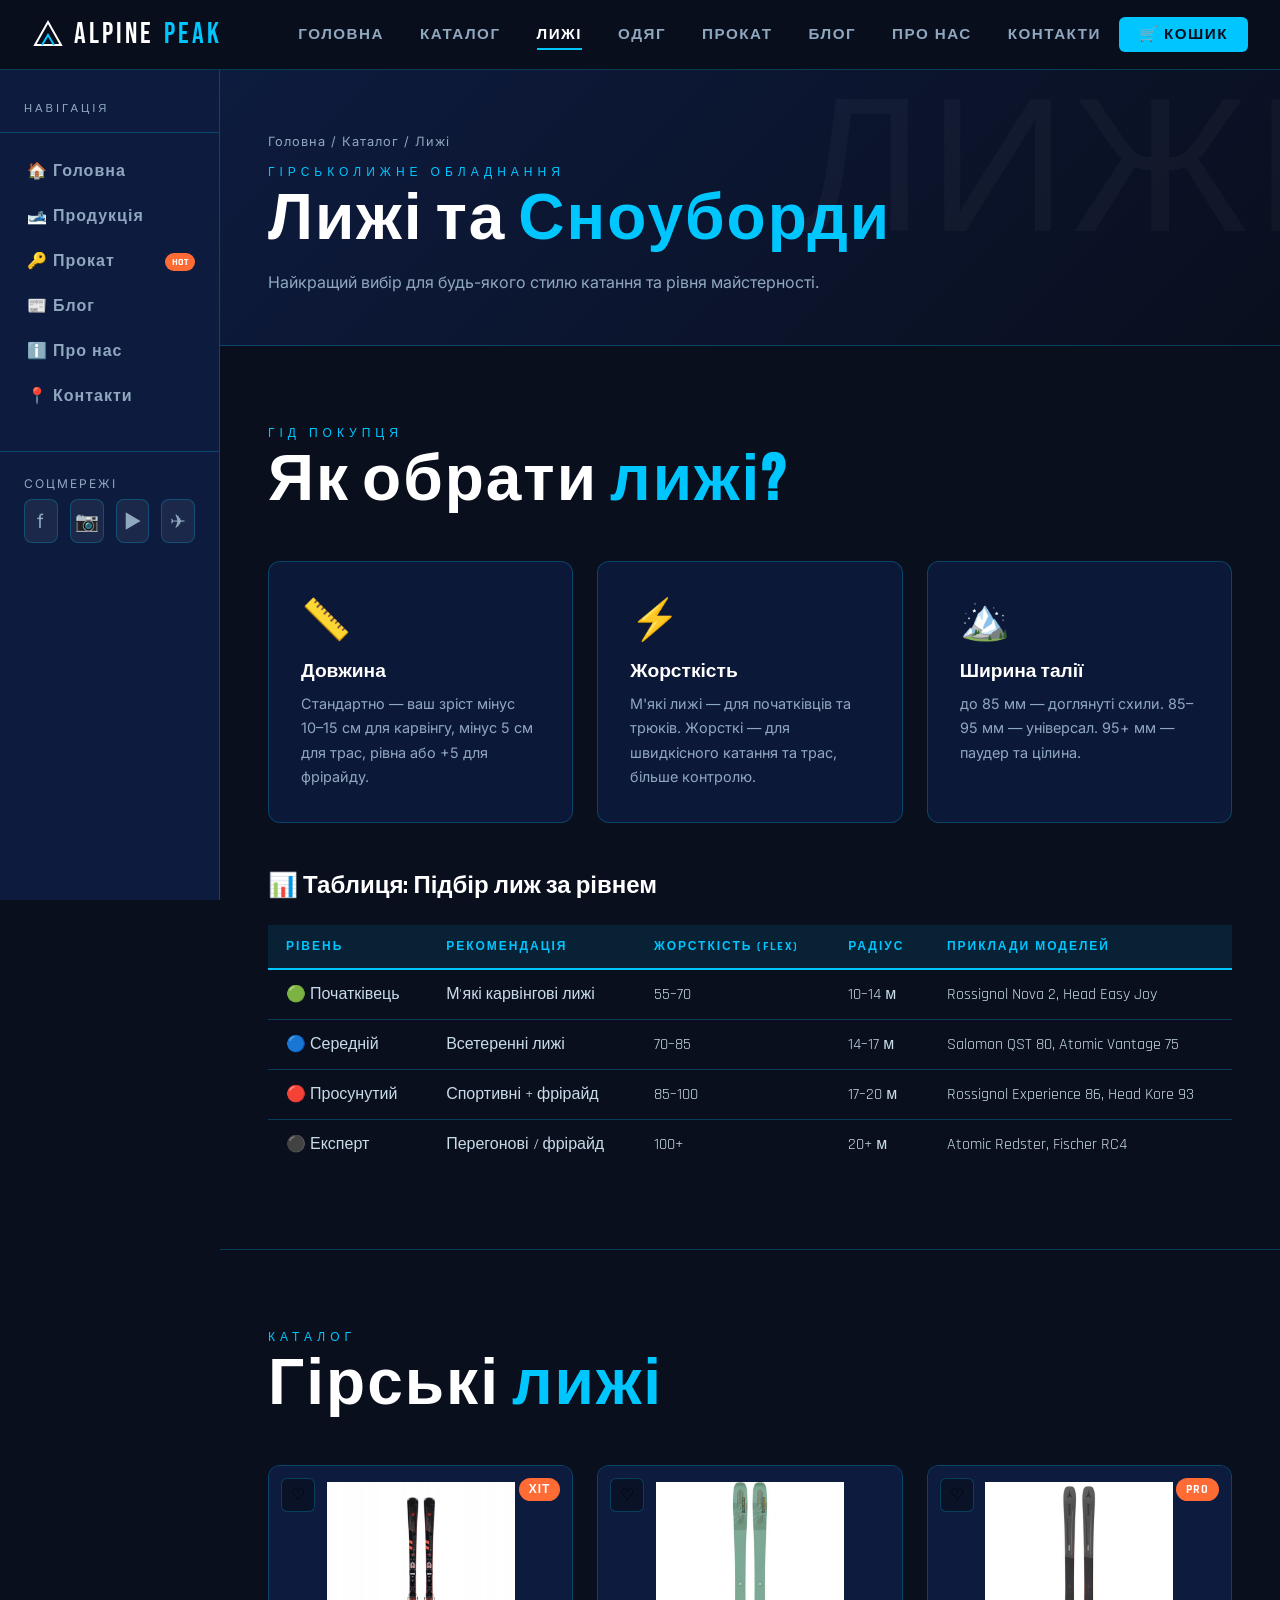
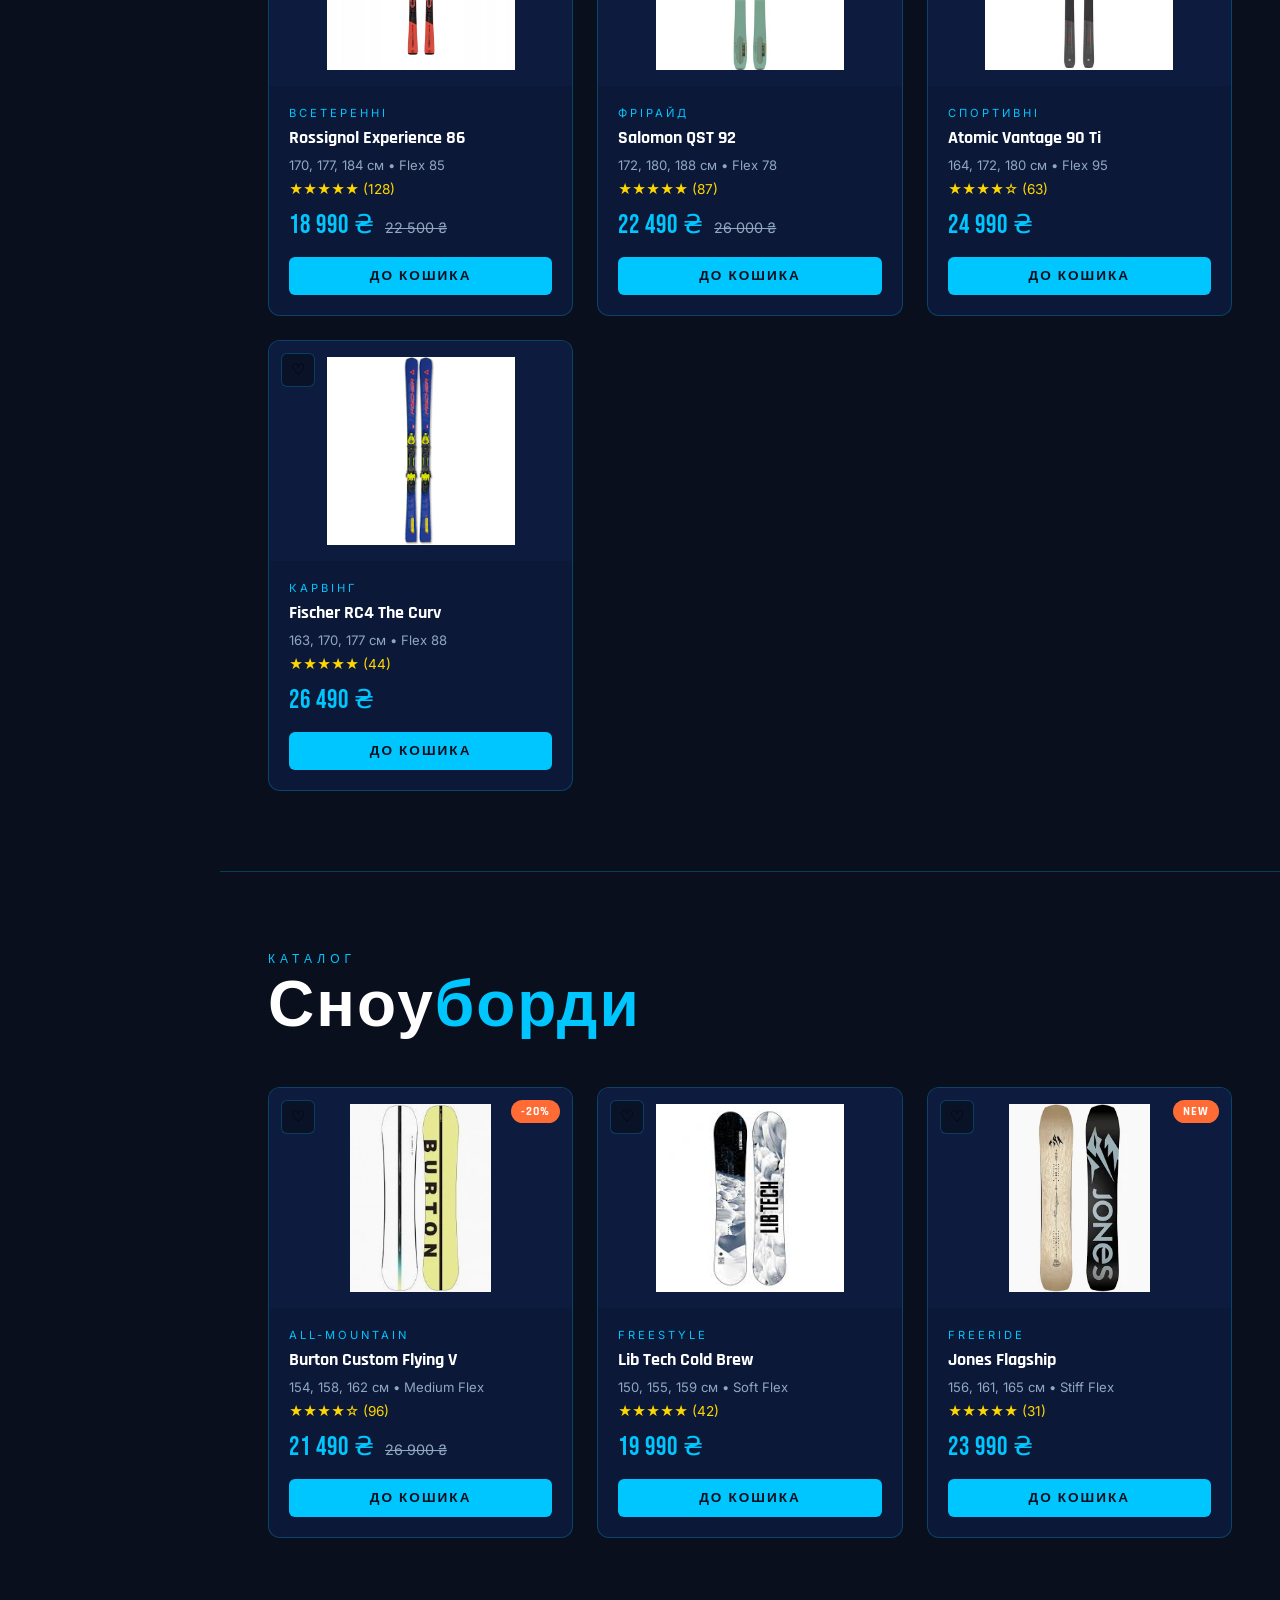
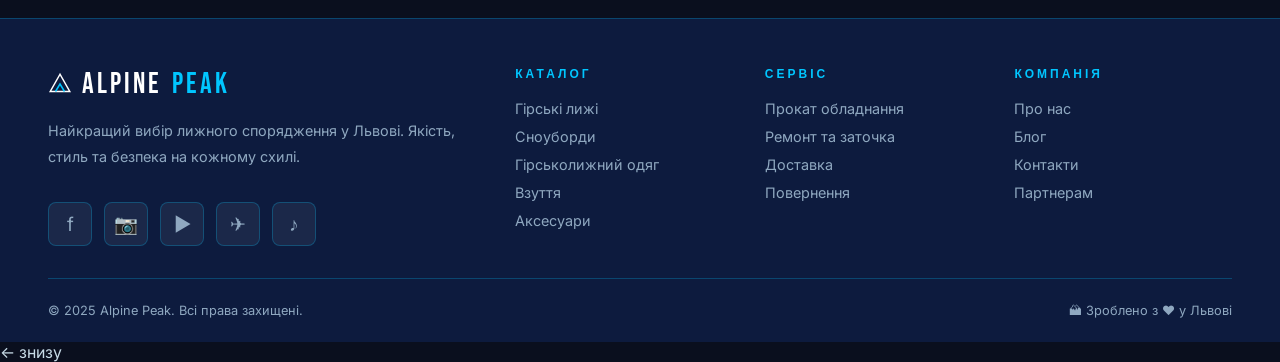
<file: skis.html>
<!DOCTYPE html>
<html lang="uk">
<head>
  <meta charset="UTF-8">
  <meta name="viewport" content="width=device-width, initial-scale=1.0">
  <title>Лижі та Сноуборди — Alpine Peak</title>
  <link rel="stylesheet" href="css/style.css">
</head>
<body>


<div class="page-wrapper">
  <div class="main-content">

    <div class="page-hero" data-bg-text="ЛИЖІ">
      <div class="breadcrumb"><a href="index.html">Головна</a> / <a href="catalog.html">Каталог</a> / Лижі</div>
      <div class="section-eyebrow">Гірськолижне обладнання</div>
      <h1 class="section-title">Лижі та <em>Сноуборди</em></h1>
      <p class="section-desc">Найкращий вибір для будь-якого стилю катання та рівня майстерності.</p>
    </div>

    <!-- Guide Section -->
    <section class="section">
      <div class="section-header reveal">
        <div class="section-eyebrow">Гід покупця</div>
        <h2 class="section-title">Як обрати <em>лижі?</em></h2>
      </div>
      <div style="display:grid;grid-template-columns:repeat(3,1fr);gap:1.5rem" class="reveal">
        <div class="card">
          <div style="font-size:2.5rem;margin-bottom:1rem">📏</div>
          <h3 style="font-family:'Rajdhani',sans-serif;font-size:1.2rem;font-weight:700;color:var(--white);margin-bottom:0.5rem">Довжина</h3>
          <p style="color:var(--silver);font-size:0.9rem;line-height:1.7">Стандартно — ваш зріст мінус 10–15 см для карвінгу, мінус 5 см для трас, рівна або +5 для фрірайду.</p>
        </div>
        <div class="card">
          <div style="font-size:2.5rem;margin-bottom:1rem">⚡</div>
          <h3 style="font-family:'Rajdhani',sans-serif;font-size:1.2rem;font-weight:700;color:var(--white);margin-bottom:0.5rem">Жорсткість</h3>
          <p style="color:var(--silver);font-size:0.9rem;line-height:1.7">М'які лижі — для початківців та трюків. Жорсткі — для швидкісного катання та трас, більше контролю.</p>
        </div>
        <div class="card">
          <div style="font-size:2.5rem;margin-bottom:1rem">🏔️</div>
          <h3 style="font-family:'Rajdhani',sans-serif;font-size:1.2rem;font-weight:700;color:var(--white);margin-bottom:0.5rem">Ширина талії</h3>
          <p style="color:var(--silver);font-size:0.9rem;line-height:1.7">до 85 мм — доглянуті схили. 85–95 мм — універсал. 95+ мм — паудер та цілина.</p>
        </div>
      </div>

      <!-- Skis Table -->
      <div style="margin-top:3rem" class="reveal">
        <h3 style="font-family:'Rajdhani',sans-serif;font-size:1.5rem;font-weight:700;color:var(--white);margin-bottom:1.5rem">📊 Таблиця: Підбір лиж за рівнем</h3>
        <div style="overflow-x:auto">
          <table class="data-table">
            <thead>
              <tr><th>Рівень</th><th>Рекомендація</th><th>Жорсткість (Flex)</th><th>Радіус</th><th>Приклади моделей</th></tr>
            </thead>
            <tbody>
              <tr><td>🟢 Початківець</td><td>М'які карвінгові лижі</td><td>55–70</td><td>10–14 м</td><td>Rossignol Nova 2, Head Easy Joy</td></tr>
              <tr><td>🔵 Середній</td><td>Всетеренні лижі</td><td>70–85</td><td>14–17 м</td><td>Salomon QST 80, Atomic Vantage 75</td></tr>
              <tr><td>🔴 Просунутий</td><td>Спортивні + фрірайд</td><td>85–100</td><td>17–20 м</td><td>Rossignol Experience 86, Head Kore 93</td></tr>
              <tr><td>⚫ Експерт</td><td>Перегонові / фрірайд</td><td>100+</td><td>20+ м</td><td>Atomic Redster, Fischer RC4</td></tr>
            </tbody>
          </table>
        </div>
      </div>
    </section>

    <!-- SKIS Products -->
    <section class="section" style="border-top:1px solid var(--border)">
      <div class="section-header reveal">
        <div class="section-eyebrow">Каталог</div>
        <h2 class="section-title">Гірські <em>лижі</em></h2>
      </div>
      <div class="products-grid">
        <div class="product-card reveal" data-category="skis">
          <div class="product-img">🎿<span class="product-badge">Хіт</span><button class="wishlist-btn" data-name="Rossignol Experience 86">♡</button></div>
          <div class="product-info">
            <div class="product-category">Всетеренні</div>
            <div class="product-name">Rossignol Experience 86</div>
            <div style="font-size:0.82rem;color:var(--silver);margin-bottom:8px">170, 177, 184 см • Flex 85</div>
            <div class="product-rating">★★★★★ (128)</div>
            <div class="product-price"><span class="price-new">18 990 ₴</span><span class="price-old">22 500 ₴</span></div>
            <button class="btn btn-primary" onclick="addToCart('Rossignol Experience 86',18990,'🎿')">До кошика</button>
          </div>
        </div>
        <div class="product-card reveal" data-category="skis">
          <div class="product-img">🎿<button class="wishlist-btn" data-name="Salomon QST 92">♡</button></div>
          <div class="product-info">
            <div class="product-category">Фрірайд</div>
            <div class="product-name">Salomon QST 92</div>
            <div style="font-size:0.82rem;color:var(--silver);margin-bottom:8px">172, 180, 188 см • Flex 78</div>
            <div class="product-rating">★★★★★ (87)</div>
            <div class="product-price"><span class="price-new">22 490 ₴</span><span class="price-old">26 000 ₴</span></div>
            <button class="btn btn-primary" onclick="addToCart('Salomon QST 92',22490,'🎿')">До кошика</button>
          </div>
        </div>
        <div class="product-card reveal" data-category="skis">
          <div class="product-img">🎿<span class="product-badge">Pro</span><button class="wishlist-btn" data-name="Atomic Vantage 90 Ti">♡</button></div>
          <div class="product-info">
            <div class="product-category">Спортивні</div>
            <div class="product-name">Atomic Vantage 90 Ti</div>
            <div style="font-size:0.82rem;color:var(--silver);margin-bottom:8px">164, 172, 180 см • Flex 95</div>
            <div class="product-rating">★★★★☆ (63)</div>
            <div class="product-price"><span class="price-new">24 990 ₴</span></div>
            <button class="btn btn-primary" onclick="addToCart('Atomic Vantage 90 Ti',24990,'🎿')">До кошика</button>
          </div>
        </div>
        <div class="product-card reveal" data-category="skis">
          <div class="product-img">🎿<button class="wishlist-btn" data-name="Fischer RC4 The Curv">♡</button></div>
          <div class="product-info">
            <div class="product-category">Карвінг</div>
            <div class="product-name">Fischer RC4 The Curv</div>
            <div style="font-size:0.82rem;color:var(--silver);margin-bottom:8px">163, 170, 177 см • Flex 88</div>
            <div class="product-rating">★★★★★ (44)</div>
            <div class="product-price"><span class="price-new">26 490 ₴</span></div>
            <button class="btn btn-primary" onclick="addToCart('Fischer RC4 The Curv',26490,'🎿')">До кошика</button>
          </div>
        </div>
      </div>
    </section>

    <!-- SNOWBOARDS -->
    <section class="section" style="border-top:1px solid var(--border)">
      <div class="section-header reveal">
        <div class="section-eyebrow">Каталог</div>
        <h2 class="section-title">Сноу<em>борди</em></h2>
      </div>
      <div class="products-grid">
        <div class="product-card reveal" data-category="snowboard">
          <div class="product-img">🏂<span class="product-badge">-20%</span><button class="wishlist-btn" data-name="Burton Custom Flying V">♡</button></div>
          <div class="product-info">
            <div class="product-category">All-Mountain</div>
            <div class="product-name">Burton Custom Flying V</div>
            <div style="font-size:0.82rem;color:var(--silver);margin-bottom:8px">154, 158, 162 см • Medium Flex</div>
            <div class="product-rating">★★★★☆ (96)</div>
            <div class="product-price"><span class="price-new">21 490 ₴</span><span class="price-old">26 900 ₴</span></div>
            <button class="btn btn-primary" onclick="addToCart('Burton Custom Flying V',21490,'🏂')">До кошика</button>
          </div>
        </div>
        <div class="product-card reveal" data-category="snowboard">
          <div class="product-img">🏂<button class="wishlist-btn" data-name="Lib Tech Cold Brew">♡</button></div>
          <div class="product-info">
            <div class="product-category">Freestyle</div>
            <div class="product-name">Lib Tech Cold Brew</div>
            <div style="font-size:0.82rem;color:var(--silver);margin-bottom:8px">150, 155, 159 см • Soft Flex</div>
            <div class="product-rating">★★★★★ (42)</div>
            <div class="product-price"><span class="price-new">19 990 ₴</span></div>
            <button class="btn btn-primary" onclick="addToCart('Lib Tech Cold Brew',19990,'🏂')">До кошика</button>
          </div>
        </div>
        <div class="product-card reveal" data-category="snowboard">
          <div class="product-img">🏂<span class="product-badge">New</span><button class="wishlist-btn" data-name="Jones Flagship Snowboard">♡</button></div>
          <div class="product-info">
            <div class="product-category">Freeride</div>
            <div class="product-name">Jones Flagship</div>
            <div style="font-size:0.82rem;color:var(--silver);margin-bottom:8px">156, 161, 165 см • Stiff Flex</div>
            <div class="product-rating">★★★★★ (31)</div>
            <div class="product-price"><span class="price-new">23 990 ₴</span></div>
            <button class="btn btn-primary" onclick="addToCart('Jones Flagship',23990,'🏂')">До кошика</button>
          </div>
        </div>
      </div>
    </section>

  </div>
</div>

<script src="js/nav-template.js"></script>  ← знизу
<script src="js/images.js"></script>
<script src="js/main.js"></script>
</body>
</html>
</file>
<file: css/style.css>
/* ============================================
   ALPINE PEAK SKI STORE — Main Stylesheet
   ============================================ */

@import url('https://fonts.googleapis.com/css2?family=Bebas+Neue&family=Rajdhani:wght@300;400;500;600;700&family=Inter:wght@300;400;500&display=swap');

/* ---- CSS Variables ---- */
:root {
  --navy: #0a0f1e;
  --deep-blue: #0d1b3e;
  --ice: #e8f4fd;
  --snow: #f5faff;
  --accent: #00c6ff;
  --accent2: #ff6b35;
  --silver: #8fa8c0;
  --text: #c8dce8;
  --white: #ffffff;
  --card-bg: rgba(13,27,62,0.85);
  --glass: rgba(255,255,255,0.06);
  --border: rgba(0,198,255,0.25);
  --nav-h: 70px;
  --sidebar-w: 220px;
  --shadow: 0 8px 40px rgba(0,0,0,0.5);
  --radius: 12px;
  --transition: 0.3s cubic-bezier(0.4,0,0.2,1);
}

/* ---- Reset ---- */
*, *::before, *::after { box-sizing: border-box; margin: 0; padding: 0; }
html { scroll-behavior: smooth; }
body {
  font-family: 'Inter', sans-serif;
  background: var(--navy);
  color: var(--text);
  min-height: 100vh;
  overflow-x: hidden;
}
a { color: var(--accent); text-decoration: none; transition: color var(--transition); }
a:hover { color: var(--white); }
img { max-width: 100%; display: block; }
ul { list-style: none; }

/* ============ TOP NAV (horizontal) ============ */
.top-nav {
  position: fixed; top: 0; left: 0; right: 0; z-index: 1000;
  height: var(--nav-h);
  background: rgba(10,15,30,0.92);
  backdrop-filter: blur(20px);
  border-bottom: 1px solid var(--border);
  display: flex; align-items: center; justify-content: space-between;
  padding: 0 2rem;
}
.nav-logo {
  font-family: 'Bebas Neue', sans-serif;
  font-size: 1.8rem;
  color: var(--white);
  letter-spacing: 3px;
  display: flex; align-items: center; gap: 10px;
}
.nav-logo span { color: var(--accent); }
.nav-logo svg { width:32px; height:32px; }

.nav-links {
  display: flex; align-items: center; gap: 0;
}
.nav-links li a {
  display: block; padding: 8px 18px;
  font-family: 'Rajdhani', sans-serif;
  font-size: 0.95rem; font-weight: 600;
  letter-spacing: 1.5px; text-transform: uppercase;
  color: var(--silver);
  border-radius: 6px;
  transition: all var(--transition);
  position: relative;
}
.nav-links li a::after {
  content: '';
  position: absolute; bottom: 2px; left: 50%; right: 50%;
  height: 2px; background: var(--accent);
  transition: all var(--transition);
}
.nav-links li a:hover, .nav-links li a.active {
  color: var(--white);
}
.nav-links li a:hover::after, .nav-links li a.active::after {
  left: 18px; right: 18px;
}
.nav-cart {
  background: var(--accent); color: var(--navy) !important;
  padding: 8px 20px !important; border-radius: 6px !important;
  font-weight: 700 !important;
}
.nav-cart:hover { background: var(--white) !important; }
.nav-cart::after { display: none !important; }

.hamburger { display: none; flex-direction: column; gap: 5px; cursor: pointer; padding: 4px; }
.hamburger span { display: block; width: 24px; height: 2px; background: var(--white); transition: all var(--transition); border-radius: 2px; }

/* ============ LAYOUT WITH SIDEBAR ============ */
.page-wrapper {
  display: flex;
  padding-top: var(--nav-h);
  min-height: 100vh;
}

/* ============ SIDEBAR (vertical menu) ============ */
.sidebar {
  width: var(--sidebar-w);
  min-height: calc(100vh - var(--nav-h));
  background: var(--deep-blue);
  border-right: 1px solid var(--border);
  padding: 2rem 0;
  position: sticky; top: var(--nav-h);
  height: calc(100vh - var(--nav-h));
  overflow-y: auto;
  flex-shrink: 0;
}
.sidebar-title {
  font-family: 'Rajdhani', sans-serif;
  font-size: 0.7rem; letter-spacing: 3px; text-transform: uppercase;
  color: var(--silver); padding: 0 1.5rem 1rem;
  border-bottom: 1px solid var(--border); margin-bottom: 1rem;
}
.sidebar-nav li { position: relative; }
.sidebar-nav li a {
  display: flex; align-items: center; gap: 10px;
  padding: 12px 1.5rem;
  font-family: 'Rajdhani', sans-serif;
  font-size: 1rem; font-weight: 600; letter-spacing: 1px;
  color: var(--silver);
  transition: all var(--transition);
  border-left: 3px solid transparent;
}
.sidebar-nav li a svg { width: 18px; height: 18px; flex-shrink: 0; }
.sidebar-nav li a:hover, .sidebar-nav li a.active {
  color: var(--white);
  background: var(--glass);
  border-left-color: var(--accent);
}
.sidebar-nav .sub-menu { display: none; }
.sidebar-nav .has-sub.open .sub-menu { display: block; }
.sidebar-nav .sub-menu li a {
  padding-left: 3.5rem;
  font-size: 0.88rem; font-weight: 500;
}
.sidebar-badge {
  margin-left: auto; background: var(--accent2);
  color: var(--white); font-size: 0.65rem; font-weight: 700;
  padding: 2px 7px; border-radius: 20px; letter-spacing: 0;
}

/* ============ MAIN CONTENT ============ */
.main-content {
  flex: 1;
  overflow-x: hidden;
}

/* ============ HERO (відео на фоні) ============ */
.hero {
  position: relative;
  height: calc(100vh - var(--nav-h));
  display: flex; align-items: center; justify-content: center;
  overflow: hidden;
  text-align: center;
}
.hero-video {
  position: absolute; inset: 0;
  width: 100%; height: 100%;
  object-fit: cover;
  filter: brightness(0.35) saturate(0.8);
  z-index: 0;
}
.hero-overlay {
  position: absolute; inset: 0;
  background: linear-gradient(180deg, rgba(10,15,30,0.3) 0%, rgba(10,15,30,0.7) 100%);
  z-index: 1;
}
.hero-content { position: relative; z-index: 2; padding: 2rem; max-width: 800px; }
.hero-eyebrow {
  font-family: 'Rajdhani', sans-serif;
  font-size: 0.85rem; letter-spacing: 6px; text-transform: uppercase;
  color: var(--accent); margin-bottom: 1rem;
}
.hero-title {
  font-family: 'Bebas Neue', sans-serif;
  font-size: clamp(4rem, 10vw, 8rem);
  line-height: 0.9; color: var(--white);
  letter-spacing: 3px;
  text-shadow: 0 0 60px rgba(0,198,255,0.3);
  margin-bottom: 1.5rem;
}
.hero-title em { color: var(--accent); font-style: normal; }
.hero-subtitle {
  font-size: 1.1rem; color: var(--ice);
  max-width: 500px; margin: 0 auto 2.5rem;
  line-height: 1.7;
}
.btn {
  display: inline-flex; align-items: center; gap: 8px;
  padding: 14px 36px;
  font-family: 'Rajdhani', sans-serif;
  font-size: 1rem; font-weight: 700; letter-spacing: 2px; text-transform: uppercase;
  border-radius: 6px;
  transition: all var(--transition);
  cursor: pointer; border: none;
}
.btn-primary {
  background: var(--accent); color: var(--navy);
}
.btn-primary:hover {
  background: var(--white); color: var(--navy);
  transform: translateY(-2px);
  box-shadow: 0 10px 30px rgba(0,198,255,0.4);
}
.btn-outline {
  background: transparent; color: var(--white);
  border: 2px solid var(--border);
  margin-left: 12px;
}
.btn-outline:hover {
  border-color: var(--accent); color: var(--accent);
  transform: translateY(-2px);
}
.hero-scroll {
  position: absolute; bottom: 2rem; left: 50%; transform: translateX(-50%);
  z-index: 2; display: flex; flex-direction: column; align-items: center; gap: 8px;
  color: var(--silver); font-size: 0.75rem; letter-spacing: 3px; text-transform: uppercase;
  animation: bounce 2s infinite;
}
.hero-scroll svg { width: 20px; }
@keyframes bounce { 0%,100%{transform:translateX(-50%) translateY(0)} 50%{transform:translateX(-50%) translateY(8px)} }

/* ============ SECTION STYLES ============ */
.section { padding: 5rem 3rem; }
.section-sm { padding: 3rem 3rem; }
.section-header { margin-bottom: 3rem; }
.section-eyebrow {
  font-family: 'Rajdhani', sans-serif;
  font-size: 0.75rem; letter-spacing: 5px; text-transform: uppercase;
  color: var(--accent); margin-bottom: 0.5rem;
}
.section-title {
  font-family: 'Bebas Neue', sans-serif;
  font-size: clamp(2.5rem, 5vw, 4rem);
  letter-spacing: 2px; color: var(--white);
  line-height: 1;
}
.section-title em { color: var(--accent); font-style: normal; }
.section-desc {
  margin-top: 1rem; color: var(--silver);
  max-width: 600px; line-height: 1.8;
}

/* ============ PRODUCT GRID ============ */
.products-grid {
  display: grid;
  grid-template-columns: repeat(auto-fill, minmax(260px, 1fr));
  gap: 1.5rem;
}
.product-card {
  background: var(--card-bg);
  border: 1px solid var(--border);
  border-radius: var(--radius);
  overflow: hidden;
  transition: all var(--transition);
  position: relative;
}
.product-card:hover {
  transform: translateY(-6px);
  border-color: var(--accent);
  box-shadow: 0 20px 60px rgba(0,198,255,0.15);
}
.product-img {
  height: 220px;
  background: var(--glass);
  display: flex; align-items: center; justify-content: center;
  font-size: 5rem;
  position: relative; overflow: hidden;
}
.product-badge {
  position: absolute; top: 12px; right: 12px;
  background: var(--accent2); color: var(--white);
  font-family: 'Rajdhani', sans-serif;
  font-size: 0.75rem; font-weight: 700;
  padding: 4px 10px; border-radius: 20px; letter-spacing: 1px; text-transform: uppercase;
}
.product-info { padding: 1.25rem; }
.product-category {
  font-size: 0.7rem; letter-spacing: 3px; text-transform: uppercase;
  color: var(--accent); margin-bottom: 6px;
}
.product-name {
  font-family: 'Rajdhani', sans-serif;
  font-size: 1.15rem; font-weight: 700;
  color: var(--white); margin-bottom: 8px;
}
.product-rating { color: #ffd700; font-size: 0.85rem; margin-bottom: 12px; }
.product-price {
  display: flex; align-items: baseline; gap: 10px;
  margin-bottom: 1rem;
}
.price-new {
  font-family: 'Bebas Neue', sans-serif;
  font-size: 1.6rem; color: var(--accent); letter-spacing: 1px;
}
.price-old {
  font-size: 0.9rem; color: var(--silver);
  text-decoration: line-through;
}
.product-card .btn {
  width: 100%; justify-content: center;
  padding: 10px; font-size: 0.85rem;
}

/* ============ FEATURES STRIP ============ */
.features-strip {
  display: grid; grid-template-columns: repeat(4, 1fr);
  gap: 0; border-top: 1px solid var(--border); border-bottom: 1px solid var(--border);
}
.feature-item {
  padding: 2rem;
  border-right: 1px solid var(--border);
  display: flex; align-items: center; gap: 1rem;
  transition: background var(--transition);
}
.feature-item:last-child { border-right: none; }
.feature-item:hover { background: var(--glass); }
.feature-icon { font-size: 2rem; flex-shrink: 0; }
.feature-text h4 {
  font-family: 'Rajdhani', sans-serif;
  font-size: 1rem; font-weight: 700; color: var(--white); letter-spacing: 1px;
}
.feature-text p { font-size: 0.8rem; color: var(--silver); }

/* ============ TABLE ============ */
.data-table {
  width: 100%; border-collapse: collapse;
  font-family: 'Rajdhani', sans-serif;
  font-size: 1rem;
}
.data-table thead tr {
  background: rgba(0,198,255,0.1);
  border-bottom: 2px solid var(--accent);
}
.data-table th {
  padding: 14px 18px; text-align: left;
  font-size: 0.75rem; letter-spacing: 2px; text-transform: uppercase;
  color: var(--accent); font-weight: 700;
}
.data-table td { padding: 14px 18px; border-bottom: 1px solid var(--border); color: var(--text); }
.data-table tbody tr:hover { background: var(--glass); }
.data-table tbody tr:last-child td { border-bottom: none; }

/* ============ PAGE HEADER ============ */
.page-hero {
  padding: 4rem 3rem 3rem;
  background: linear-gradient(135deg, var(--deep-blue) 0%, var(--navy) 100%);
  border-bottom: 1px solid var(--border);
  position: relative; overflow: hidden;
}
.page-hero::before {
  content: attr(data-bg-text);
  position: absolute; right: -2rem; top: -1rem;
  font-family: 'Bebas Neue', sans-serif;
  font-size: 12rem; color: rgba(255,255,255,0.03);
  letter-spacing: 5px; pointer-events: none; white-space: nowrap;
}
.breadcrumb {
  font-size: 0.8rem; color: var(--silver);
  margin-bottom: 1rem; letter-spacing: 1px;
}
.breadcrumb a { color: var(--silver); }
.breadcrumb a:hover { color: var(--accent); }

/* ============ GALLERY ============ */
.gallery-grid {
  display: grid;
  grid-template-columns: repeat(3, 1fr);
  gap: 1rem;
}
.gallery-item {
  border-radius: var(--radius);
  overflow: hidden;
  position: relative;
  background: var(--glass);
  aspect-ratio: 4/3;
  display: flex; align-items: center; justify-content: center;
  font-size: 4rem;
  border: 1px solid var(--border);
  cursor: pointer;
  transition: all var(--transition);
}
.gallery-item:hover { border-color: var(--accent); transform: scale(1.02); }
.gallery-item.large { grid-column: span 2; }

/* ============ CONTACT FORM ============ */
.contact-grid {
  display: grid; grid-template-columns: 1fr 1fr; gap: 3rem;
}
.form-group { margin-bottom: 1.25rem; }
.form-group label {
  display: block; margin-bottom: 6px;
  font-family: 'Rajdhani', sans-serif;
  font-size: 0.8rem; letter-spacing: 2px; text-transform: uppercase;
  color: var(--silver);
}
.form-control {
  width: 100%; padding: 12px 16px;
  background: var(--glass); border: 1px solid var(--border);
  border-radius: 8px; color: var(--white);
  font-family: 'Inter', sans-serif; font-size: 0.95rem;
  transition: border-color var(--transition);
  outline: none;
}
.form-control:focus { border-color: var(--accent); background: rgba(0,198,255,0.05); }
textarea.form-control { resize: vertical; min-height: 140px; }
select.form-control { cursor: pointer; }

/* ============ MAP ============ */
.map-wrapper {
  border-radius: var(--radius); overflow: hidden;
  border: 1px solid var(--border);
  height: 400px;
}
.map-wrapper iframe { width: 100%; height: 100%; border: none; filter: invert(0.9) hue-rotate(190deg) saturate(0.8); }

/* ============ SOCIAL LINKS ============ */
.social-bar {
  display: flex; gap: 12px; margin-top: 2rem;
}
.social-link {
  width: 44px; height: 44px;
  background: var(--glass); border: 1px solid var(--border);
  border-radius: 8px;
  display: flex; align-items: center; justify-content: center;
  font-size: 1.2rem; text-decoration: none;
  transition: all var(--transition);
  color: var(--silver);
}
.social-link:hover { background: var(--accent); color: var(--navy); border-color: var(--accent); transform: translateY(-3px); }

/* ============ FOOTER ============ */
footer {
  background: var(--deep-blue);
  border-top: 1px solid var(--border);
  padding: 3rem 3rem 1.5rem;
}
.footer-grid {
  display: grid; grid-template-columns: 2fr 1fr 1fr 1fr;
  gap: 2rem; margin-bottom: 2rem;
}
.footer-brand .nav-logo { margin-bottom: 1rem; }
.footer-brand p { font-size: 0.9rem; color: var(--silver); line-height: 1.8; }
.footer-col h5 {
  font-family: 'Rajdhani', sans-serif;
  font-size: 0.75rem; letter-spacing: 3px; text-transform: uppercase;
  color: var(--accent); margin-bottom: 1rem;
}
.footer-col li { margin-bottom: 8px; }
.footer-col li a { font-size: 0.9rem; color: var(--silver); }
.footer-col li a:hover { color: var(--white); }
.footer-bottom {
  border-top: 1px solid var(--border);
  padding-top: 1.5rem;
  display: flex; justify-content: space-between; align-items: center;
  font-size: 0.8rem; color: var(--silver);
}

/* ============ CARD ============ */
.card {
  background: var(--card-bg);
  border: 1px solid var(--border);
  border-radius: var(--radius);
  padding: 2rem;
  transition: all var(--transition);
}
.card:hover { border-color: rgba(0,198,255,0.5); }

/* ============ STATS ============ */
.stats-grid {
  display: grid; grid-template-columns: repeat(4, 1fr); gap: 1.5rem;
}
.stat-card {
  text-align: center; padding: 2.5rem 1rem;
  background: var(--card-bg);
  border: 1px solid var(--border);
  border-radius: var(--radius);
  position: relative; overflow: hidden;
}
.stat-card::before {
  content: '';
  position: absolute; top: 0; left: 0; right: 0; height: 3px;
  background: linear-gradient(90deg, var(--accent), var(--accent2));
}
.stat-number {
  font-family: 'Bebas Neue', sans-serif;
  font-size: 3.5rem; color: var(--accent); letter-spacing: 2px;
}
.stat-label { font-size: 0.8rem; color: var(--silver); text-transform: uppercase; letter-spacing: 2px; }

/* ============ ACCORDION / FAQ ============ */
.faq-item {
  border: 1px solid var(--border);
  border-radius: 8px; margin-bottom: 8px;
  overflow: hidden;
}
.faq-question {
  padding: 1.25rem 1.5rem;
  display: flex; justify-content: space-between; align-items: center;
  cursor: pointer;
  font-family: 'Rajdhani', sans-serif;
  font-size: 1.05rem; font-weight: 600; color: var(--white);
  background: var(--glass);
  transition: background var(--transition);
}
.faq-question:hover { background: rgba(0,198,255,0.08); }
.faq-toggle { font-size: 1.5rem; color: var(--accent); line-height: 1; transition: transform var(--transition); }
.faq-item.open .faq-toggle { transform: rotate(45deg); }
.faq-answer {
  max-height: 0; overflow: hidden;
  transition: max-height 0.4s ease, padding 0.3s ease;
  padding: 0 1.5rem;
  font-size: 0.95rem; color: var(--silver); line-height: 1.8;
}
.faq-item.open .faq-answer { max-height: 300px; padding: 1rem 1.5rem 1.5rem; }

/* ============ TEAM CARD ============ */
.team-grid { display: grid; grid-template-columns: repeat(4, 1fr); gap: 1.5rem; }
.team-card {
  background: var(--card-bg); border: 1px solid var(--border);
  border-radius: var(--radius); padding: 2rem; text-align: center;
  transition: all var(--transition);
}
.team-card:hover { transform: translateY(-4px); border-color: var(--accent); }
.team-avatar {
  width: 80px; height: 80px; border-radius: 50%;
  background: var(--glass); border: 2px solid var(--border);
  display: flex; align-items: center; justify-content: center;
  font-size: 2.5rem; margin: 0 auto 1rem;
}
.team-name { font-family: 'Rajdhani', sans-serif; font-size: 1.1rem; font-weight: 700; color: var(--white); margin-bottom: 4px; }
.team-role { font-size: 0.8rem; color: var(--accent); letter-spacing: 1px; text-transform: uppercase; margin-bottom: 1rem; }

/* ============ BLOG CARD ============ */
.blog-grid { display: grid; grid-template-columns: repeat(3, 1fr); gap: 1.5rem; }
.blog-card {
  background: var(--card-bg); border: 1px solid var(--border);
  border-radius: var(--radius); overflow: hidden;
  transition: all var(--transition);
}
.blog-card:hover { transform: translateY(-4px); border-color: var(--accent); }
.blog-img {
  height: 180px; background: var(--glass);
  display: flex; align-items: center; justify-content: center;
  font-size: 4rem; border-bottom: 1px solid var(--border);
}
.blog-body { padding: 1.5rem; }
.blog-meta { font-size: 0.75rem; color: var(--silver); margin-bottom: 8px; letter-spacing: 1px; }
.blog-title { font-family: 'Rajdhani', sans-serif; font-size: 1.1rem; font-weight: 700; color: var(--white); margin-bottom: 10px; line-height: 1.4; }
.blog-excerpt { font-size: 0.88rem; color: var(--silver); line-height: 1.7; margin-bottom: 1rem; }

/* ============ FILTER TABS ============ */
.filter-tabs {
  display: flex; gap: 8px; flex-wrap: wrap; margin-bottom: 2rem;
}
.filter-tab {
  padding: 8px 20px;
  font-family: 'Rajdhani', sans-serif;
  font-size: 0.88rem; font-weight: 600; letter-spacing: 1px; text-transform: uppercase;
  background: var(--glass); border: 1px solid var(--border);
  color: var(--silver); border-radius: 6px; cursor: pointer;
  transition: all var(--transition);
}
.filter-tab:hover, .filter-tab.active {
  background: var(--accent); color: var(--navy); border-color: var(--accent);
}

/* ============ CART SIDEBAR ============ */
.cart-drawer {
  position: fixed; right: -400px; top: var(--nav-h); bottom: 0; width: 380px;
  background: var(--deep-blue); border-left: 1px solid var(--border);
  z-index: 999; transition: right 0.4s ease;
  padding: 2rem; overflow-y: auto;
}
.cart-drawer.open { right: 0; }
.cart-header {
  display: flex; justify-content: space-between; align-items: center;
  margin-bottom: 2rem; padding-bottom: 1rem; border-bottom: 1px solid var(--border);
}
.cart-title { font-family: 'Bebas Neue', sans-serif; font-size: 1.5rem; color: var(--white); letter-spacing: 2px; }
.cart-close { background: none; border: none; color: var(--silver); cursor: pointer; font-size: 1.5rem; }
.cart-close:hover { color: var(--white); }

/* ============ NOTIFICATION ============ */
.notification {
  position: fixed; bottom: 2rem; right: 2rem;
  background: var(--accent); color: var(--navy);
  padding: 14px 22px; border-radius: 8px;
  font-family: 'Rajdhani', sans-serif; font-weight: 700; font-size: 0.95rem;
  box-shadow: var(--shadow);
  transform: translateY(100px); opacity: 0;
  transition: all 0.4s ease; z-index: 9999;
}
.notification.show { transform: translateY(0); opacity: 1; }

/* ============ MODAL ============ */
.modal-overlay {
  position: fixed; inset: 0; background: rgba(0,0,0,0.8);
  z-index: 2000; display: flex; align-items: center; justify-content: center;
  opacity: 0; pointer-events: none; transition: opacity var(--transition);
}
.modal-overlay.open { opacity: 1; pointer-events: all; }
.modal-box {
  background: var(--deep-blue); border: 1px solid var(--border);
  border-radius: var(--radius); padding: 2.5rem;
  max-width: 500px; width: 90%;
  transform: scale(0.9); transition: transform var(--transition);
}
.modal-overlay.open .modal-box { transform: scale(1); }

/* ============ SCROLLBAR ============ */
::-webkit-scrollbar { width: 6px; }
::-webkit-scrollbar-track { background: var(--navy); }
::-webkit-scrollbar-thumb { background: var(--border); border-radius: 3px; }
::-webkit-scrollbar-thumb:hover { background: var(--accent); }

/* ============ RESPONSIVE ============ */
@media (max-width: 1100px) {
  .features-strip { grid-template-columns: repeat(2, 1fr); }
  .stats-grid { grid-template-columns: repeat(2, 1fr); }
  .team-grid { grid-template-columns: repeat(2, 1fr); }
  .footer-grid { grid-template-columns: 1fr 1fr; }
}
@media (max-width: 900px) {
  .sidebar { display: none; }
  .contact-grid { grid-template-columns: 1fr; }
  .blog-grid { grid-template-columns: repeat(2, 1fr); }
  .gallery-grid { grid-template-columns: repeat(2, 1fr); }
  .gallery-item.large { grid-column: span 1; }
}
@media (max-width: 680px) {
  :root { --nav-h: 60px; }
  .nav-links { display: none; }
  .hamburger { display: flex; }
  .section, .section-sm { padding: 3rem 1.5rem; }
  .page-hero { padding: 2.5rem 1.5rem 2rem; }
  .features-strip { grid-template-columns: 1fr; }
  .stats-grid { grid-template-columns: repeat(2, 1fr); }
  .blog-grid { grid-template-columns: 1fr; }
  .gallery-grid { grid-template-columns: 1fr; }
  footer { padding: 2rem 1.5rem 1rem; }
  .footer-grid { grid-template-columns: 1fr; }
  .footer-bottom { flex-direction: column; gap: 8px; text-align: center; }
}

/* ============ UTILS ============ */
.text-accent { color: var(--accent); }
.text-center { text-align: center; }
.mt-1 { margin-top: 1rem; }
.mt-2 { margin-top: 2rem; }
.mb-2 { margin-bottom: 2rem; }
.d-flex { display: flex; }
.gap-1 { gap: 1rem; }
.justify-between { justify-content: space-between; }
.align-center { align-items: center; }
.tag {
  display: inline-block; padding: 4px 12px;
  background: rgba(0,198,255,0.1); border: 1px solid var(--border);
  border-radius: 20px; font-size: 0.75rem; color: var(--accent);
  letter-spacing: 1px; text-transform: uppercase;
}
.divider { border: none; border-top: 1px solid var(--border); margin: 2rem 0; }

/* ============ ANIMATION ============ */
.fade-in { animation: fadeIn 0.6s ease both; }
.slide-up { animation: slideUp 0.6s ease both; }
@keyframes fadeIn { from { opacity:0; } to { opacity:1; } }
@keyframes slideUp { from { opacity:0; transform:translateY(30px); } to { opacity:1; transform:translateY(0); } }

.reveal { opacity: 0; transform: translateY(40px); transition: opacity 0.7s ease, transform 0.7s ease; }
.reveal.visible { opacity: 1; transform: translateY(0); }

/* ============ SEARCH BAR ============ */
.search-bar {
  display: flex; align-items: center; gap: 8px;
  background: var(--glass); border: 1px solid var(--border);
  border-radius: 8px; padding: 8px 14px;
  margin-bottom: 2rem;
}
.search-bar input {
  background: none; border: none; outline: none;
  color: var(--white); font-family: 'Inter', sans-serif;
  font-size: 0.95rem; flex: 1;
}
.search-bar input::placeholder { color: var(--silver); }
.search-bar svg { color: var(--silver); width: 18px; }

/* ============ PRICE RANGE ============ */
.price-range { display: flex; gap: 1rem; align-items: center; flex-wrap: wrap; margin-bottom: 2rem; }
.price-range label { font-size: 0.8rem; color: var(--silver); letter-spacing: 1px; text-transform: uppercase; white-space: nowrap; }
.price-range input[type=range] { accent-color: var(--accent); cursor: pointer; }

/* ============ WISHLIST HEART ============ */
.wishlist-btn {
  position: absolute; top: 12px; left: 12px;
  background: rgba(10,15,30,0.7); border: 1px solid var(--border);
  border-radius: 6px; width: 34px; height: 34px;
  display: flex; align-items: center; justify-content: center;
  cursor: pointer; font-size: 1rem;
  transition: all var(--transition);
}
.wishlist-btn:hover, .wishlist-btn.active { background: rgba(255,107,53,0.2); border-color: var(--accent2); }

/* ============ REAL PRODUCT IMAGES ============ */
.product-img {
  background: #0d1b3e !important;
}
.product-img img {
  width: 100%; height: 100%;
  object-fit: contain;
  padding: 16px;
  transition: transform 0.4s ease;
}
.product-card:hover .product-img img {
  transform: scale(1.06);
}
</file>
